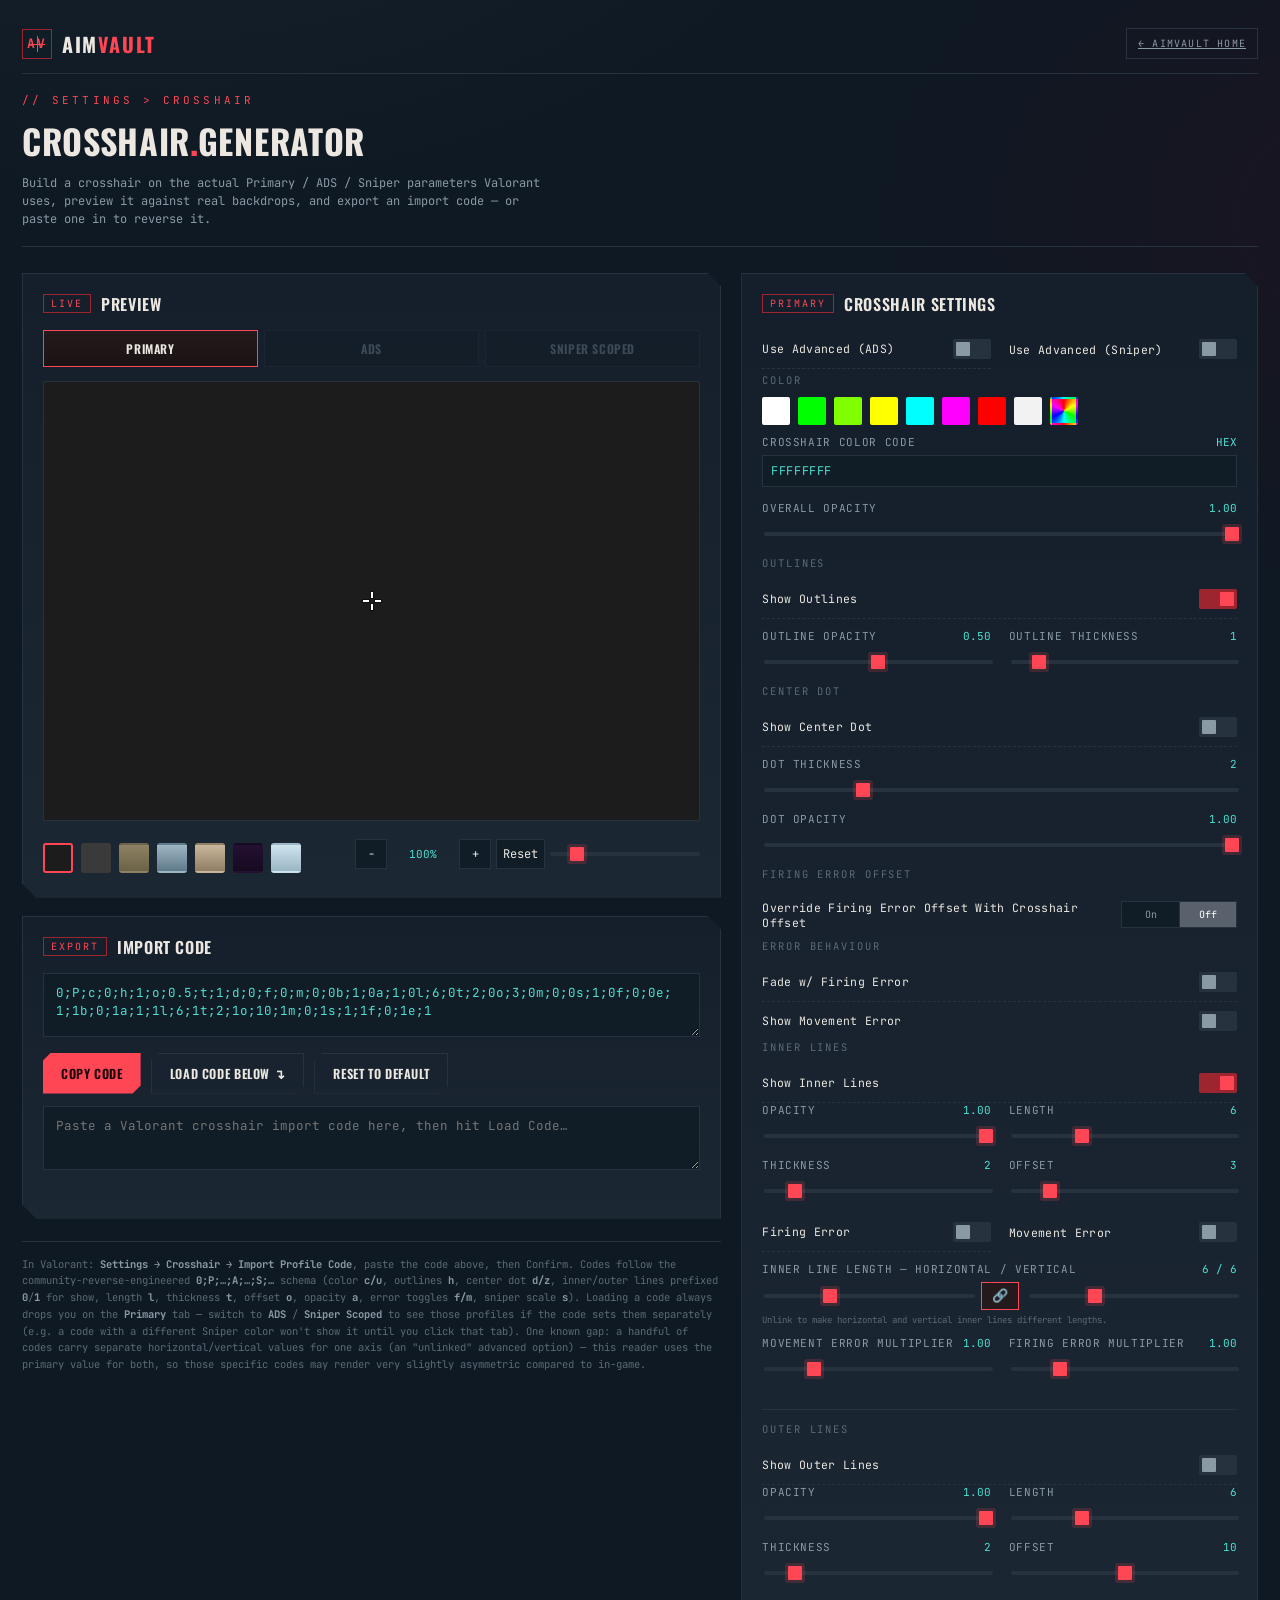
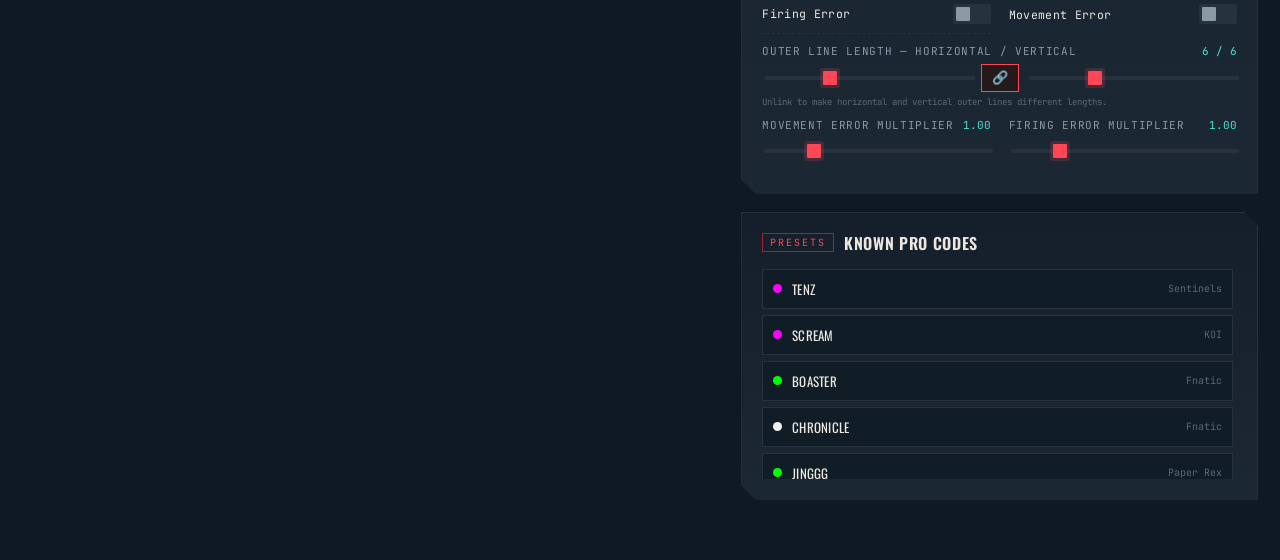
<file: generator.html>
<!DOCTYPE html>
<html lang="en">
<head>
<meta charset="UTF-8">
<meta name="viewport" content="width=device-width, initial-scale=1.0">
<title>AimVault — Valorant Crosshair Generator</title>
<meta name="description" content="AimVault Valorant crosshair generator — build, import, preview and export crosshair codes.">
<meta name="robots" content="index,follow">
<meta property="og:title" content="AimVault — Valorant Crosshair Generator">
<meta property="og:description" content="Build, import and preview Valorant crosshair codes with AimVault.">
<link rel="preconnect" href="https://fonts.googleapis.com">
<link href="https://fonts.googleapis.com/css2?family=Oswald:wght@400;500;600;700&family=Rajdhani:wght@400;500;600;700&family=JetBrains+Mono:wght@400;500;700&display=swap" rel="stylesheet">
<style>
  :root{
    --ink:#0f1923;
    --ink-2:#101c26;
    --panel:#151f2b;
    --panel-2:#1b2733;
    --line:#26333f;
    --steel:#8a9aa5;
    --steel-dim:#5a6a75;
    --paper:#ece8e1;
    --red:#ff4655;
    --red-dim:#9c2530;
    --teal:#4ce0d2;
    --shadow: 0 20px 50px rgba(0,0,0,.45);
  }
  *{box-sizing:border-box;}
  html,body{margin:0;padding:0;}
  body{
    background:
      radial-gradient(1200px 700px at 12% -10%, #16222e 0%, transparent 60%),
      radial-gradient(1000px 700px at 110% 10%, #1a1420 0%, transparent 55%),
      var(--ink);
    color:var(--paper);
    font-family:'Rajdhani',sans-serif;
    min-height:100vh;
  }
  .wrap{max-width:1320px;margin:0 auto;padding:28px 22px 60px;}

  /* ---- AimVault branding ---- */
  .brandbar{display:flex;align-items:center;justify-content:space-between;gap:16px;margin-bottom:18px;padding-bottom:14px;border-bottom:1px solid var(--line);}
  .brand{display:inline-flex;align-items:center;gap:10px;text-decoration:none;color:var(--paper);font-family:'Oswald',sans-serif;font-size:20px;font-weight:700;letter-spacing:.08em;text-transform:uppercase;}
  .brand-mark{width:30px;height:30px;display:grid;place-items:center;border:1px solid var(--red-dim);background:var(--ink-2);color:var(--red);font-family:'JetBrains Mono',monospace;font-size:13px;font-weight:700;position:relative;}
  .brand-mark:before,.brand-mark:after{content:"";position:absolute;background:var(--red);}
  .brand-mark:before{width:16px;height:1px;left:6px;top:14px;}
  .brand-mark:after{width:1px;height:16px;left:14px;top:6px;}
  .brand-name span{color:var(--red);}
  .back-home{font-family:'JetBrains Mono',monospace;font-size:10px;letter-spacing:.12em;text-transform:uppercase;color:var(--steel);border:1px solid var(--line);padding:8px 11px;}
  .back-home:hover{color:var(--paper);border-color:var(--red);}

  /* ---- Header ---- */
  .hdr{display:flex;align-items:flex-end;justify-content:space-between;gap:20px;margin-bottom:26px;flex-wrap:wrap;
    border-bottom:1px solid var(--line);padding-bottom:18px;}
  .hdr .eyebrow{font-family:'JetBrains Mono',monospace;font-size:11px;letter-spacing:.28em;color:var(--red);text-transform:uppercase;margin:0 0 6px;}
  .hdr h1{font-family:'Oswald',sans-serif;font-weight:700;font-size:34px;letter-spacing:.02em;text-transform:uppercase;margin:0;
    color:var(--paper);}
  .hdr h1 span{color:var(--red);}
  .hdr p{font-family:'JetBrains Mono',monospace;color:var(--steel);font-size:12px;margin:8px 0 0;max-width:520px;line-height:1.5;}

  /* ---- Layout ---- */
  .grid{display:grid;grid-template-columns:1.15fr 0.85fr;gap:20px;align-items:start;}
  @media(max-width:980px){.grid{grid-template-columns:1fr;}}

  .panel{
    background:linear-gradient(180deg,var(--panel),var(--panel-2));
    border:1px solid var(--line);
    position:relative;
    clip-path:polygon(0 0,calc(100% - 14px) 0,100% 14px,100% 100%,14px 100%,0 calc(100% - 14px));
  }
  .panel-inner{padding:18px 20px 20px;}
  .panel-title{display:flex;align-items:center;gap:10px;margin:0 0 14px;}
  .panel-title .tag{font-family:'JetBrains Mono',monospace;font-size:10px;color:var(--red);letter-spacing:.2em;
    border:1px solid var(--red-dim);padding:2px 7px;text-transform:uppercase;}
  .panel-title h2{font-family:'Oswald',sans-serif;font-weight:600;font-size:16px;letter-spacing:.04em;text-transform:uppercase;margin:0;color:var(--paper);}

  /* ---- Preview ---- */
  .preview-stage{
    position:relative;border-radius:2px;overflow:hidden;height:440px;
    display:flex;align-items:center;justify-content:center;
    background:#232323;
    border:1px solid var(--line);
  }
  .preview-stage canvas{display:block;image-rendering:pixelated;transform-origin:center center;}
  .preview-tools{display:flex;align-items:center;justify-content:space-between;gap:12px;flex-wrap:wrap;margin-top:10px;}
  .zoom-tools{display:flex;align-items:center;gap:5px;}
  .zoom-tools button{min-width:32px;height:30px;background:var(--ink-2);border:1px solid var(--line);color:var(--paper);font-family:'JetBrains Mono',monospace;font-size:12px;cursor:pointer;}
  .zoom-tools button:hover{border-color:var(--red);}
  .zoom-tools .zoom-value{min-width:62px;text-align:center;font-family:'JetBrains Mono',monospace;font-size:11px;color:var(--teal);}
  .zoom-range{width:150px!important;margin:0;}
  .bg-swatches{display:flex;gap:8px;margin:12px 0 4px;flex-wrap:wrap;}
  .bg-swatches button{
    width:30px;height:30px;border-radius:3px;border:2px solid transparent;cursor:pointer;padding:0;
  }
  .bg-swatches button.active{border-color:var(--red);}
  .preview-row{display:flex;align-items:center;justify-content:space-between;gap:14px;flex-wrap:wrap;margin-top:10px;}

  .weapon-tabs{display:flex;gap:6px;margin-bottom:14px;}
  .weapon-tabs button{
    flex:1;font-family:'Oswald',sans-serif;font-weight:600;letter-spacing:.05em;text-transform:uppercase;font-size:12px;
    background:var(--ink-2);border:1px solid var(--line);color:var(--steel);padding:9px 8px;cursor:pointer;
    transition:.15s;
  }
  .weapon-tabs button.active{color:var(--paper);border-color:var(--red);background:linear-gradient(180deg,#241a1c,#1a1214);}
  .weapon-tabs button:disabled{opacity:.35;cursor:not-allowed;}

  /* ---- Controls ---- */
  .field{margin-bottom:14px;}
  .field-label{display:flex;align-items:center;justify-content:space-between;margin-bottom:6px;}
  .field-label label{font-family:'JetBrains Mono',monospace;font-size:11px;letter-spacing:.06em;text-transform:uppercase;color:var(--steel);}
  .field-label .val{font-family:'JetBrains Mono',monospace;font-size:11px;color:var(--teal);min-width:34px;text-align:right;}

  input[type=range]{
    -webkit-appearance:none;width:100%;height:4px;background:var(--line);border-radius:2px;outline:none;
  }
  input[type=range]::-webkit-slider-thumb{
    -webkit-appearance:none;width:14px;height:14px;background:var(--red);border-radius:1px;cursor:pointer;
    box-shadow:0 0 0 3px rgba(255,70,85,.18);
  }
  input[type=range]::-moz-range-thumb{width:14px;height:14px;background:var(--red);border:none;border-radius:1px;cursor:pointer;}

  .toggle-row{display:flex;align-items:center;justify-content:space-between;padding:9px 0;border-bottom:1px dashed var(--line);}
  .toggle-row:last-child{border-bottom:none;}
  .toggle-row label{font-family:'JetBrains Mono',monospace;font-size:11.5px;letter-spacing:.03em;color:var(--paper);}
  .switch{position:relative;width:38px;height:20px;flex:none;}
  .switch input{opacity:0;width:0;height:0;}
  .switch .track{position:absolute;inset:0;background:var(--line);cursor:pointer;transition:.15s;border-radius:2px;}
  .switch .track:before{content:"";position:absolute;width:14px;height:14px;left:3px;top:3px;background:var(--steel);transition:.15s;border-radius:1px;}
  .switch input:checked + .track{background:var(--red-dim);}
  .switch input:checked + .track:before{transform:translateX(18px);background:var(--red);}

  .subhead{font-family:'JetBrains Mono',monospace;font-size:10.5px;letter-spacing:.18em;text-transform:uppercase;color:var(--steel-dim);
    margin:18px 0 10px;padding-top:12px;border-top:1px solid var(--line);}
  .subhead:first-child{margin-top:0;padding-top:0;border-top:none;}

  .two-col{display:grid;grid-template-columns:1fr 1fr;gap:0 18px;}

  .color-row{display:flex;gap:8px;flex-wrap:wrap;margin-bottom:6px;}
  .swatch{
    width:28px;height:28px;border-radius:2px;cursor:pointer;border:2px solid transparent;position:relative;
  }
  .swatch.active{border-color:#fff;}
  .swatch.custom{background:conic-gradient(red,yellow,lime,cyan,blue,magenta,red);}
  .hex-row{display:flex;gap:8px;align-items:center;margin-top:8px;}
  .hex-row input[type=color]{width:34px;height:30px;border:1px solid var(--line);background:none;padding:0;cursor:pointer;}
  .hex-row input[type=text]{
    flex:1;background:var(--ink-2);border:1px solid var(--line);color:var(--paper);font-family:'JetBrains Mono',monospace;
    font-size:12px;padding:7px 8px;letter-spacing:.05em;text-transform:uppercase;
  }

  /* ---- Code box ---- */
  textarea.codebox{
    width:100%;min-height:64px;resize:vertical;background:var(--ink-2);border:1px solid var(--line);color:var(--teal);
    font-family:'JetBrains Mono',monospace;font-size:12.5px;padding:10px 12px;line-height:1.5;word-break:break-all;
  }
  .btn-row{display:flex;gap:10px;margin-top:10px;flex-wrap:wrap;}
  .btn{
    font-family:'Oswald',sans-serif;font-weight:600;letter-spacing:.05em;text-transform:uppercase;font-size:12.5px;
    background:var(--red);color:#1a0508;border:none;padding:10px 18px;cursor:pointer;
    clip-path:polygon(8px 0,100% 0,100% calc(100% - 8px),calc(100% - 8px) 100%,0 100%,0 8px);
    transition:.15s;
  }
  .btn:hover{filter:brightness(1.12);}
  .btn.ghost{background:transparent;color:var(--paper);border:1px solid var(--line);}
  .btn.ghost:hover{border-color:var(--steel);}
  .btn.sm{padding:7px 12px;font-size:11px;}
  .msg{font-family:'JetBrains Mono',monospace;font-size:11px;color:var(--teal);margin-top:8px;min-height:14px;}

  /* ---- Presets ---- */
  .preset-list{display:flex;flex-direction:column;gap:6px;max-height:210px;overflow-y:auto;padding-right:4px;}
  .preset-list::-webkit-scrollbar{width:6px;}
  .preset-list::-webkit-scrollbar-thumb{background:var(--line);}
  .preset-item{
    display:flex;align-items:center;gap:10px;background:var(--ink-2);border:1px solid var(--line);padding:9px 10px;
    cursor:pointer;transition:.12s;
  }
  .preset-item:hover{border-color:var(--red-dim);background:#1c1013;}
  .preset-item .dot{width:9px;height:9px;border-radius:50%;flex:none;}
  .preset-item .nm{font-family:'Oswald',sans-serif;font-size:13px;text-transform:uppercase;letter-spacing:.02em;color:var(--paper);flex:1;}
  .preset-item .role{font-family:'JetBrains Mono',monospace;font-size:10px;color:var(--steel-dim);}

  .foot-note{font-family:'JetBrains Mono',monospace;font-size:10.5px;color:var(--steel-dim);line-height:1.6;margin-top:22px;
    border-top:1px solid var(--line);padding-top:14px;}
  .foot-note b{color:var(--steel);}

  ::selection{background:var(--red);color:#1a0508;}

  /* ---- Added VALORANT-style advanced controls ---- */
  .added-control{margin-top:10px;}
  .added-inline{display:flex;align-items:center;gap:8px;}
  .added-code{
    flex:1;background:var(--ink-2);border:1px solid var(--line);color:var(--teal);
    font-family:'JetBrains Mono',monospace;font-size:12px;padding:7px 8px;
    letter-spacing:.05em;text-transform:uppercase;
  }
  .added-dual{
    display:grid;grid-template-columns:1fr 38px 1fr;gap:8px;align-items:center;
  }
  .added-link{
    height:28px;background:var(--ink-2);border:1px solid var(--line);color:var(--steel);
    cursor:pointer;font-size:13px;
  }
  .added-link.active{border-color:var(--red);color:var(--paper);background:#241a1c;}
  .added-small-note{
    font-family:'JetBrains Mono',monospace;font-size:9px;color:var(--steel-dim);
    margin-top:4px;
  }
  .added-segment{display:flex;gap:0;}
  .added-segment button{
    min-width:58px;padding:6px 10px;border:1px solid var(--line);border-right:0;
    background:var(--ink-2);color:var(--steel);cursor:pointer;font-family:'JetBrains Mono',monospace;font-size:10px;
  }
  .added-segment button:last-child{border-right:1px solid var(--line);}
  .added-segment button.active{background:#59616c;color:#fff;}

</style>
</head>
<body>
<div class="wrap">

  <div class="brandbar">
    <a class="brand" href="index.html" aria-label="AimVault home">
      <span class="brand-mark" aria-hidden="true">AV</span>
      <span class="brand-name">Aim<span>Vault</span></span>
    </a>
    <a class="back-home" href="index.html">← AimVault Home</a>
  </div>

  <div class="hdr">
    <div>
      <p class="eyebrow">// settings &gt; crosshair</p>
      <h1>Crosshair<span>.</span>Generator</h1>
      <p>Build a crosshair on the actual Primary / ADS / Sniper parameters Valorant uses, preview it against real backdrops, and export an import code — or paste one in to reverse it.</p>
    </div>
  </div>

  <div class="grid">
    <!-- LEFT: PREVIEW -->
    <div>
      <div class="panel">
        <div class="panel-inner">
          <div class="panel-title"><span class="tag">Live</span><h2>Preview</h2></div>

          <div class="weapon-tabs">
            <button id="tab-P" class="active" data-tab="P">Primary</button>
            <button id="tab-A" data-tab="A">ADS</button>
            <button id="tab-S" data-tab="S">Sniper Scoped</button>
          </div>

          <div class="preview-stage" id="stage">
            <canvas id="cv" width="440" height="440"></canvas>
          </div>

          <div class="preview-tools">
            <div class="bg-swatches" id="bgSwatches"></div>
            <div class="zoom-tools" aria-label="Preview zoom">
              <button type="button" id="zoomOut" title="Zoom out">−</button>
              <span class="zoom-value" id="zoomValue">100%</span>
              <button type="button" id="zoomIn" title="Zoom in">+</button>
              <button type="button" id="zoomReset" title="Reset preview zoom">Reset</button>
              <input class="zoom-range" type="range" id="zoomRange" min="50" max="400" step="10" value="100" aria-label="Preview zoom">
            </div>
          </div>
        </div>
      </div>

      <div class="panel" style="margin-top:18px;">
        <div class="panel-inner">
          <div class="panel-title"><span class="tag">Export</span><h2>Import Code</h2></div>
          <textarea class="codebox" id="codeOut" readonly></textarea>
          <div class="btn-row">
            <button class="btn" id="copyBtn">Copy Code</button>
            <button class="btn ghost" id="loadBtn">Load Code Below ↴</button>
            <button class="btn ghost" id="resetBtn">Reset to Default</button>
          </div>
          <textarea class="codebox" id="codeIn" style="margin-top:12px;" placeholder="Paste a Valorant crosshair import code here, then hit Load Code…"></textarea>
          <div class="msg" id="msg"></div>
        </div>
      </div>

      <div class="foot-note">
        In Valorant: <b>Settings → Crosshair → Import Profile Code</b>, paste the code above, then Confirm.
        Codes follow the community-reverse-engineered <b>0;P;…;A;…;S;…</b> schema (color <b>c/u</b>, outlines <b>h</b>, center dot <b>d/z</b>,
        inner/outer lines prefixed <b>0</b>/<b>1</b> for show, length <b>l</b>, thickness <b>t</b>, offset <b>o</b>, opacity <b>a</b>,
        error toggles <b>f/m</b>, sniper scale <b>s</b>). Loading a code always drops you on the <b>Primary</b> tab — switch to
        <b>ADS</b> / <b>Sniper Scoped</b> to see those profiles if the code sets them separately (e.g. a code with a different
        Sniper color won't show it until you click that tab). One known gap: a handful of codes carry separate horizontal/vertical
        values for one axis (an "unlinked" advanced option) — this reader uses the primary value for both, so those specific codes
        may render very slightly asymmetric compared to in-game.
      </div>
    </div>

    <!-- RIGHT: CONTROLS -->
    <div>
      <div class="panel">
        <div class="panel-inner" id="controls">
          <div class="panel-title"><span class="tag" id="sectionTag">Primary</span><h2 id="sectionTitle">Crosshair Settings</h2></div>

          <div id="advToggles" class="two-col" style="margin-bottom:4px;">
            <div class="toggle-row"><label>Use Advanced (ADS)</label>
              <label class="switch"><input type="checkbox" id="useADS"><span class="track"></span></label>
            </div>
            <div class="toggle-row"><label>Use Advanced (Sniper)</label>
              <label class="switch"><input type="checkbox" id="useSniper"><span class="track"></span></label>
            </div>
          </div>

          <div id="colorBlock">
            <div class="subhead">Color</div>
            <div class="color-row" id="colorSwatches"></div>
            <div class="hex-row" id="hexRow" style="display:none;">
              <input type="color" id="customColor" value="#ffffff">
              <input type="text" id="customHex" value="FFFFFFFF" maxlength="8">
            </div>
            <div class="field added-control">
              <div class="field-label"><label>Crosshair Color Code</label><span class="val">HEX</span></div>
              <div class="added-inline">
                <input class="added-code" type="text" id="addedColorCode" value="FFFFFFFF" maxlength="8">
              </div>
            </div>
            <div class="field" style="margin-top:12px;">
              <div class="field-label"><label>Overall Opacity</label><span class="val" id="v_opacity">1.00</span></div>
              <input type="range" id="opacity" min="0" max="1" step="0.01" value="1">
            </div>
          </div>

          <div id="outlineBlock">
            <div class="subhead">Outlines</div>
            <div class="toggle-row"><label>Show Outlines</label>
              <label class="switch"><input type="checkbox" id="outlines" checked><span class="track"></span></label>
            </div>
            <div class="two-col added-control">
              <div class="field">
                <div class="field-label"><label>Outline Opacity</label><span class="val" id="v_outlineOpacity">0.50</span></div>
                <input type="range" id="outlineOpacity" min="0" max="1" step="0.01" value="0.5">
              </div>
              <div class="field">
                <div class="field-label"><label>Outline Thickness</label><span class="val" id="v_outlineThick">1</span></div>
                <input type="range" id="outlineThick" min="0" max="10" step="0.1" value="1">
              </div>
            </div>
          </div>

          <div id="dotBlock">
            <div class="subhead">Center Dot</div>
            <div class="toggle-row"><label>Show Center Dot</label>
              <label class="switch"><input type="checkbox" id="dotShow"><span class="track"></span></label>
            </div>
            <div class="field" style="margin-top:10px;">
              <div class="field-label"><label>Dot Thickness</label><span class="val" id="v_dotThick">2</span></div>
              <input type="range" id="dotThick" min="1" max="6" step="1" value="2">
            </div>
            <div class="field" id="dotOpacityField">
              <div class="field-label"><label>Dot Opacity</label><span class="val" id="v_dotOpacity">1.00</span></div>
              <input type="range" id="dotOpacity" min="0" max="1" step="0.01" value="1">
            </div>
          </div>

          <div id="overrideBlock">
            <div class="subhead">Firing Error Offset</div>
            <div class="toggle-row"><label>Override Firing Error Offset With Crosshair Offset</label>
              <div class="added-segment">
                <button type="button" id="overrideOn">On</button>
                <button type="button" id="overrideOff" class="active">Off</button>
              </div>
            </div>
          </div>

          <div id="errorBlock">
            <div class="subhead">Error Behaviour</div>
            <div class="toggle-row"><label>Fade w/ Firing Error</label>
              <label class="switch"><input type="checkbox" id="fireErr"><span class="track"></span></label>
            </div>
            <div class="toggle-row"><label>Show Movement Error</label>
              <label class="switch"><input type="checkbox" id="moveErr"><span class="track"></span></label>
            </div>
          </div>

          <div id="linesBlock">
            <div class="subhead">Inner Lines</div>
            <div class="toggle-row"><label>Show Inner Lines</label>
              <label class="switch"><input type="checkbox" id="in_show" checked><span class="track"></span></label>
            </div>
            <div class="two-col">
              <div class="field"><div class="field-label"><label>Opacity</label><span class="val" id="v_in_opacity">1.00</span></div>
                <input type="range" id="in_opacity" min="0" max="1" step="0.01" value="1"></div>
              <div class="field"><div class="field-label"><label>Length</label><span class="val" id="v_in_length">6</span></div>
                <input type="range" id="in_length" min="0" max="20" step="1" value="6"></div>
              <div class="field"><div class="field-label"><label>Thickness</label><span class="val" id="v_in_thick">2</span></div>
                <input type="range" id="in_thick" min="1" max="10" step="1" value="2"></div>
              <div class="field"><div class="field-label"><label>Offset</label><span class="val" id="v_in_offset">3</span></div>
                <input type="range" id="in_offset" min="0" max="20" step="1" value="3"></div>
            </div>
            <div class="two-col">
              <div class="toggle-row"><label>Firing Error</label>
                <label class="switch"><input type="checkbox" id="in_fire"><span class="track"></span></label></div>
              <div class="toggle-row"><label>Movement Error</label>
                <label class="switch"><input type="checkbox" id="in_move"><span class="track"></span></label></div>
            </div>
            <div class="added-control">
              <div class="field-label"><label>Inner Line Length — Horizontal / Vertical</label><span class="val" id="v_in_hv">6 / 6</span></div>
              <div class="added-dual">
                <input type="range" id="in_length_h" min="0" max="20" step="1" value="6">
                <button type="button" class="added-link active" id="in_length_link" title="Link horizontal and vertical">🔗</button>
                <input type="range" id="in_length_v" min="0" max="20" step="1" value="6">
              </div>
              <div class="added-small-note">Unlink to make horizontal and vertical inner lines different lengths.</div>
            </div>
            <div class="two-col added-control">
              <div class="field">
                <div class="field-label"><label>Movement Error Multiplier</label><span class="val" id="v_in_moveMult">1.00</span></div>
                <input type="range" id="in_moveMult" min="0" max="5" step="0.01" value="1">
              </div>
              <div class="field">
                <div class="field-label"><label>Firing Error Multiplier</label><span class="val" id="v_in_fireMult">1.00</span></div>
                <input type="range" id="in_fireMult" min="0" max="5" step="0.01" value="1">
              </div>
            </div>

            <div class="subhead">Outer Lines</div>
            <div class="toggle-row"><label>Show Outer Lines</label>
              <label class="switch"><input type="checkbox" id="out_show"><span class="track"></span></label>
            </div>
            <div class="two-col">
              <div class="field"><div class="field-label"><label>Opacity</label><span class="val" id="v_out_opacity">1.00</span></div>
                <input type="range" id="out_opacity" min="0" max="1" step="0.01" value="1"></div>
              <div class="field"><div class="field-label"><label>Length</label><span class="val" id="v_out_length">6</span></div>
                <input type="range" id="out_length" min="0" max="20" step="1" value="6"></div>
              <div class="field"><div class="field-label"><label>Thickness</label><span class="val" id="v_out_thick">2</span></div>
                <input type="range" id="out_thick" min="1" max="10" step="1" value="2"></div>
              <div class="field"><div class="field-label"><label>Offset</label><span class="val" id="v_out_offset">10</span></div>
                <input type="range" id="out_offset" min="0" max="20" step="1" value="10"></div>
            </div>
            <div class="two-col">
              <div class="toggle-row"><label>Firing Error</label>
                <label class="switch"><input type="checkbox" id="out_fire"><span class="track"></span></label></div>
              <div class="toggle-row"><label>Movement Error</label>
                <label class="switch"><input type="checkbox" id="out_move"><span class="track"></span></label></div>
            </div>
            <div class="added-control">
              <div class="field-label"><label>Outer Line Length — Horizontal / Vertical</label><span class="val" id="v_out_hv">6 / 6</span></div>
              <div class="added-dual">
                <input type="range" id="out_length_h" min="0" max="20" step="1" value="6">
                <button type="button" class="added-link active" id="out_length_link" title="Link horizontal and vertical">🔗</button>
                <input type="range" id="out_length_v" min="0" max="20" step="1" value="6">
              </div>
              <div class="added-small-note">Unlink to make horizontal and vertical outer lines different lengths.</div>
            </div>
            <div class="two-col added-control">
              <div class="field">
                <div class="field-label"><label>Movement Error Multiplier</label><span class="val" id="v_out_moveMult">1.00</span></div>
                <input type="range" id="out_moveMult" min="0" max="5" step="0.01" value="1">
              </div>
              <div class="field">
                <div class="field-label"><label>Firing Error Multiplier</label><span class="val" id="v_out_fireMult">1.00</span></div>
                <input type="range" id="out_fireMult" min="0" max="5" step="0.01" value="1">
              </div>
            </div>
          </div>

          <div id="sniperScaleBlock" style="display:none;">
            <div class="subhead">Sniper Scale</div>
            <div class="field">
              <div class="field-label"><label>Crosshair Scale</label><span class="val" id="v_snipeScale">1.00</span></div>
              <input type="range" id="snipeScale" min="0.5" max="2.5" step="0.01" value="1">
            </div>
          </div>

        </div>
      </div>

      <div class="panel" style="margin-top:18px;">
        <div class="panel-inner">
          <div class="panel-title"><span class="tag">Presets</span><h2>Known Pro Codes</h2></div>
          <div class="preset-list" id="presetList"></div>
        </div>
      </div>
    </div>
  </div>
</div>

<script>
/* =========================================================================
   DATA MODEL
   One object per profile section (P / A / S). A/S are optional overlays.
   ========================================================================= */
const COLORS = [
  {i:0, hex:'FFFFFFFF', name:'White'},
  {i:1, hex:'00FF00FF', name:'Green'},
  {i:2, hex:'7FFF00FF', name:'Yellow-Green'},
  {i:3, hex:'FFFF00FF', name:'Yellow'},
  {i:4, hex:'00FFFFFF', name:'Cyan'},
  {i:5, hex:'FF00FFFF', name:'Pink'},
  {i:6, hex:'FF0000FF', name:'Red'},
  {i:7, hex:'F2F2F2FF', name:'White II'},
];

function defaultProfile(){
  return {
    colorIndex: 0,
    customHex: 'FFFFFFFF',
    opacity: 1,
    outlines: true,
    outlineOpacity: 0.5,
    outlineThick: 1,
    dotShow: false,
    dotThick: 2,
    dotOpacity: 1,
    overrideFireOffset: false,
    fireErr: false,
    moveErr: false,
    inner: { show:true, opacity:1, length:6, lengthH:6, lengthV:6, linked:true, thick:2, offset:3, fire:false, move:false, moveMult:1, fireMult:1 },
    outer: { show:false, opacity:1, length:6, lengthH:6, lengthV:6, linked:true, thick:2, offset:10, fire:false, move:false, moveMult:1, fireMult:1 },
    scale: 1
  };
}

let state = {
  useADS: false,
  useSniper: false,
  P: defaultProfile(),
  A: defaultProfile(),
  S: defaultProfile(),
};
let activeTab = 'P';

/* =========================================================================
   CODE GENERATION + PARSING
   Valorant profile codes are semicolon-separated key/value pairs. The
   advanced inner/outer keys are kept explicitly, including 0v/0g/1v/1g.
   ========================================================================= */
function colorTokens(p){
  const t=[];
  if(p.colorIndex===8){ t.push('c','8','u',p.customHex.toUpperCase(),'b','1'); }
  else t.push('c',String(p.colorIndex));
  return t;
}
function num(n){
  if(!Number.isFinite(Number(n))) return '0';
  return String(Math.round(Number(n)*1000)/1000);
}
function profileTokens(p,isSniper){
  const t=[];
  t.push(...colorTokens(p));

  // Global crosshair settings.
  t.push('h',p.outlines?'1':'0');
  t.push('o',num(p.outlineOpacity));
  t.push('t',num(p.outlineThick));
  t.push('d',p.dotShow?'1':'0');
  if(p.dotShow){ t.push('a',num(p.dotOpacity),'z',num(p.dotThick)); }

  if(isSniper){
    t.push('s',num(p.scale));
    return t;
  }

  // Fade with firing error / override firing error offset.
  t.push('f',p.fireErr?'1':'0');
  t.push('m',p.overrideFireOffset?'1':'0');

  [['inner','0'],['outer','1']].forEach(([name,pre])=>{
    const g=p[name];
    t.push(pre+'b',g.show?'1':'0');
    t.push(pre+'a',num(g.opacity));
    t.push(pre+'l',num(g.lengthH));
    t.push(pre+'t',num(g.thick));
    t.push(pre+'o',num(g.offset));
    t.push(pre+'m',g.move?'1':'0');
    t.push(pre+'s',num(g.moveMult));
    t.push(pre+'f',g.fire?'1':'0');
    t.push(pre+'e',num(g.fireMult));
    if(!g.linked){
      t.push(pre+'g','1',pre+'v',num(g.lengthV));
    }
  });
  return t;
}
function generateCode(){
  let out=['0','P',...profileTokens(state.P,false)];
  if(state.useADS) out.push('A',...profileTokens(state.A,false));
  if(state.useSniper) out.push('S',...profileTokens(state.S,true));
  return out.join(';');
}

function isSectionToken(x){ return x==='P'||x==='A'||x==='S'; }
function parsePairs(tokens){
  const out={};
  for(let i=0;i<tokens.length;i+=2){
    const k=tokens[i];
    if(!k) continue;
    const v=(i+1<tokens.length && !isSectionToken(tokens[i+1])) ? tokens[i+1] : '1';
    out[k]=v;
    if(v!=='1' || i+1<tokens.length) { /* intentionally tolerant */ }
  }
  return out;
}
function parseCode(code){
  const clean=String(code||'').trim().replace(/\s+/g,'');
  if(!clean) return null;
  let toks=clean.split(';').filter(Boolean);
  if(toks[0]==='0') toks.shift();

  const sections={P:[],A:null,S:null};
  const global=[];
  let cur='P';
  for(let i=0;i<toks.length;){
    const tok=toks[i];
    if(isSectionToken(tok)){
      cur=tok;
      if(!sections[cur]) sections[cur]=[];
      i++;
      continue;
    }
    const value=(i+1<toks.length && !isSectionToken(toks[i+1])) ? toks[i+1] : '1';
    if(cur==='P' && sections.P.length===0 && tok==='s' && value==='1' && toks[i+2]==='P'){
      // Global show-spectated flag in codes such as 0;s;1;P;...
      global.push(tok,value);
      i+=2;
      continue;
    }
    sections[cur].push(tok,value);
    i+=2;
  }

  function toProfile(raw,isSniper){
    const kv=parsePairs(raw||[]);
    const p=defaultProfile();
    const f=(k,d)=>Object.prototype.hasOwnProperty.call(kv,k) && Number.isFinite(parseFloat(kv[k])) ? parseFloat(kv[k]) : d;
    const b=(k,d)=>Object.prototype.hasOwnProperty.call(kv,k) ? kv[k]==='1' : d;

    if('u' in kv){ p.colorIndex=8; p.customHex=(String(kv.u)+'FFFFFFFF').slice(0,8).toUpperCase(); }
    else if('c' in kv){
      const ci=parseInt(kv.c,10);
      p.colorIndex=Number.isFinite(ci)?ci:0;
      if(p.colorIndex===8) p.customHex='FFFFFFFF';
    }

    // Canonical global keys.
    p.outlines=b('h',p.outlines);
    p.outlineOpacity=f('o',p.outlineOpacity);
    p.outlineThick=f('t',p.outlineThick);
    p.dotShow=b('d',p.dotShow);
    p.dotOpacity=f('a',p.dotOpacity);
    p.dotThick=f('z',p.dotThick);
    p.fireErr=b('f',p.fireErr);
    p.overrideFireOffset=b('m',p.overrideFireOffset);
    p.scale=f('s',p.scale);

    // Backward compatibility with the older generator's private aliases.
    if('q' in kv) p.overrideFireOffset=b('q',p.overrideFireOffset);
    if('e' in kv && !('0e' in kv) && !('1e' in kv)) p.outlineThick=f('e',p.outlineThick);

    if(isSniper) return p;

    [['inner','0'],['outer','1']].forEach(([name,pre])=>{
      const g=p[name];
      g.show=b(pre+'b', name==='outer' ? true : g.show);
      g.opacity=f(pre+'a',g.opacity);
      g.lengthH=f(pre+'l',g.lengthH);
      g.lengthV=f(pre+'v',g.lengthH);
      g.thick=f(pre+'t',g.thick);
      g.offset=f(pre+'o',g.offset);
      g.move=b(pre+'m',g.move);
      g.fire=b(pre+'f',g.fire);
      g.moveMult=f(pre+'s',g.moveMult);
      g.fireMult=f(pre+'e',g.fireMult);
      // 0g/1g is the independent-length toggle. When it is absent, the
      // game uses the normal linked horizontal/vertical length behaviour.
      const independent=b(pre+'g',false);
      g.linked=!independent;
      if(g.linked) g.lengthV=g.lengthH;
      g.length=g.lengthH;
    });
    return p;
  }

  const P=toProfile(sections.P,false);
  const A=sections.A ? toProfile(sections.A,false) : null;
  const S=sections.S ? toProfile(sections.S,true) : null;
  if(!P) return null;
  return {useADS:!!A,useSniper:!!S,P,A:A||defaultProfile(),S:S||defaultProfile()};
}

/* =========================================================================
   CANVAS RENDERING
   Preview zoom is visual-only. It never changes the generated Valorant code.
   ========================================================================= */
const cv=document.getElementById('cv');
const ctx=cv.getContext('2d');
let previewZoom=1;

function hexToRgba(hex,alphaMul){
  hex=String(hex||'FFFFFF').replace('#','');
  if(hex.length===6) hex+='FF';
  const r=parseInt(hex.substr(0,2),16)||255;
  const g=parseInt(hex.substr(2,2),16)||255;
  const b=parseInt(hex.substr(4,2),16)||255;
  const a=((parseInt(hex.substr(6,2),16)||255)/255)*Math.max(0,Math.min(1,alphaMul));
  return `rgba(${r},${g},${b},${a.toFixed(3)})`;
}
function colorHexFor(p){
  if(p.colorIndex===8) return p.customHex;
  return (COLORS.find(c=>c.i===p.colorIndex)||COLORS[0]).hex;
}
function drawLine(cx,cy,dx,dy,offset,length,thick,colorHex,opacity,outlines,outlineOpacity,outlineThick){
  const z=previewZoom;
  const ox=cx+dx*offset*z, oy=cy+dy*offset*z;
  const len=Math.max(0,length)*z;
  const th=Math.max(1,thick*z);
  ctx.save();
  ctx.translate(ox,oy);
  ctx.rotate(Math.atan2(dy,dx));
  if(outlines){
    const oa=Math.max(0,Math.min(1,outlineOpacity));
    const ot=Math.max(0,outlineThick*z);
    ctx.fillStyle=`rgba(0,0,0,${oa})`;
    ctx.fillRect(-ot,-th/2-ot,len+ot*2,th+ot*2);
  }
  ctx.fillStyle=hexToRgba(colorHex,opacity);
  ctx.fillRect(0,-th/2,len,th);
  ctx.restore();
}
function drawDot(cx,cy,thick,colorHex,opacity,outlines,outlineOpacity,outlineThick){
  const size=Math.max(1,thick*previewZoom);
  if(outlines){
    const oa=Math.max(0,Math.min(1,outlineOpacity));
    const ot=Math.max(0,outlineThick*previewZoom);
    ctx.fillStyle=`rgba(0,0,0,${oa})`;
    ctx.fillRect(cx-size/2-ot,cy-size/2-ot,size+ot*2,size+ot*2);
  }
  ctx.fillStyle=hexToRgba(colorHex,opacity);
  ctx.fillRect(cx-size/2,cy-size/2,size,size);
}
function render(){
  const w=cv.width,h=cv.height;
  ctx.clearRect(0,0,w,h);
  ctx.imageSmoothingEnabled=false;
  const cx=w/2,cy=h/2;
  const p=state[activeTab];
  const sc=activeTab==='S'?p.scale:1;
  const colorHex=colorHexFor(p);

  if(activeTab==='S'){
    if(p.dotShow) drawDot(cx,cy,p.dotThick*sc,colorHex,p.dotOpacity,p.outlines,p.outlineOpacity,p.outlineThick);
    else drawDot(cx,cy,1.4*sc,colorHex,0.55,false,0,0);
    return;
  }

  const dirs=[[1,0],[-1,0],[0,1],[0,-1]];
  const drawGroup=g=>{
    if(!g.show) return;
    dirs.forEach(([dx,dy])=>{
      const len=dy===0?g.lengthH:g.lengthV;
      drawLine(cx,cy,dx,dy,g.offset,len,g.thick,colorHex,g.opacity*p.opacity,p.outlines,p.outlineOpacity,p.outlineThick);
    });
  };
  drawGroup(p.outer);
  drawGroup(p.inner);
  if(p.dotShow) drawDot(cx,cy,p.dotThick,colorHex,p.dotOpacity*p.opacity,p.outlines,p.outlineOpacity,p.outlineThick);
}
function setPreviewZoom(percent){
  const clamped=Math.max(50,Math.min(400,Number(percent)||100));
  previewZoom=clamped/100;
  const range=document.getElementById('zoomRange');
  const label=document.getElementById('zoomValue');
  if(range) range.value=clamped;
  if(label) label.textContent=clamped+'%';
  render();
}

/* =========================================================================
   BACKGROUNDS
   ========================================================================= */
const BACKGROUNDS = [
  {name:'Black', css:'#1c1c1c'},
  {name:'Charcoal', css:'#3a3a3a'},
  {name:'Dust', css:'linear-gradient(180deg,#8f8264,#6b6247)'},
  {name:'Haven Sky', css:'linear-gradient(180deg,#9fb6c4,#5f7a89)'},
  {name:'Ascent Stone', css:'linear-gradient(180deg,#c9b79c,#8f7e64)'},
  {name:'Split Neon', css:'linear-gradient(180deg,#241033,#160a20)'},
  {name:'Icebox', css:'linear-gradient(180deg,#cfe4ef,#9ab6c4)'},
];
function buildBgSwatches(){
  const wrap = document.getElementById('bgSwatches');
  wrap.innerHTML = '';
  BACKGROUNDS.forEach((b,idx)=>{
    const btn = document.createElement('button');
    btn.style.background = b.css;
    btn.title = b.name;
    if(idx===0) btn.classList.add('active');
    btn.addEventListener('click', ()=>{
      document.getElementById('stage').style.background = b.css;
      [...wrap.children].forEach(c=>c.classList.remove('active'));
      btn.classList.add('active');
    });
    wrap.appendChild(btn);
  });
  document.getElementById('stage').style.background = BACKGROUNDS[0].css;
}

/* =========================================================================
   PRESETS (verified pro / community codes)
   ========================================================================= */
const PRESETS = [
  {name:'TenZ', role:'Sentinels', color:'#ff00ff', code:'0;P;c;5;h;0;m;1;0l;4;0o;2;0a;1;1b;0;S;c;4;o;1'},
  {name:'ScreaM', role:'KOI', color:'#ff00ff', code:'0;s;1;P;c;5;o;1;d;1;z;3;f;0;0t;6;0l;0;0a;1;0f;0;1b;0;S;c;6;s;0.949;o;1'},
  {name:'Boaster', role:'Fnatic', color:'#00ff00', code:'0;s;1;P;c;1;o;1;d;1;0l;0;0o;2;0a;1;0f;0;1t;0;1l;0;1o;0;1a;0;S;c;1;o;1'},
  {name:'Chronicle', role:'Fnatic', color:'#f2f2f2', code:'0;P;c;7;o;1;f;0;0t;1;0l;2;0o;2;0a;1;0f;0;1b;0'},
  {name:'Jinggg', role:'Paper Rex', color:'#00ff00', code:'0;s;1;P;c;1;o;1;0t;1;0l;2;0o;2;0a;1;0f;0;1b;0;S;c;5'},
  {name:'Shroud', role:'Streamer', color:'#f2f2f2', code:'0;P;o;0.506;d;1;z;1;0t;1;0l;4;0o;2;0a;1;0f;0;1b;0'},
  {name:'nAts', role:'Team Liquid', color:'#00ff00', code:'0;P;c;1;o;1;0a;1;0l;2;0t;1;0o;2;0f;0;1b;0'},
  {name:'Default', role:'Riot Games', color:'#00ff00', code:'0;s;1;P;c;1;o;1;u;FFFFFFFF;h;0;d;1;0l;4;0o;3;0a;1;1b;0'},
];
function buildPresetList(){
  const wrap = document.getElementById('presetList');
  wrap.innerHTML = '';
  PRESETS.forEach(pr=>{
    const el = document.createElement('div');
    el.className = 'preset-item';
    el.innerHTML = `<span class="dot" style="background:${pr.color}"></span><span class="nm">${pr.name}</span><span class="role">${pr.role}</span>`;
    el.addEventListener('click', ()=>{
      document.getElementById('codeIn').value = pr.code;
      applyParsed(parseCode(pr.code));
      setMsg(`Loaded ${pr.name}'s crosshair.`);
    });
    wrap.appendChild(el);
  });
}

/* =========================================================================
   UI BINDING
   ========================================================================= */
function buildColorSwatches(){
  const wrap = document.getElementById('colorSwatches');
  wrap.innerHTML = '';
  COLORS.forEach(c=>{
    const s = document.createElement('div');
    s.className = 'swatch';
    s.style.background = '#'+c.hex.slice(0,6);
    s.title = c.name;
    s.dataset.idx = c.i;
    s.addEventListener('click', ()=>{
      state[activeTab].colorIndex = c.i;
      syncUIFromState(); pushCode();
    });
    wrap.appendChild(s);
  });
  const custom = document.createElement('div');
  custom.className = 'swatch custom';
  custom.title = 'Custom';
  custom.dataset.idx = 8;
  custom.addEventListener('click', ()=>{
    state[activeTab].colorIndex = 8;
    syncUIFromState(); pushCode();
  });
  wrap.appendChild(custom);
}

function setMsg(m){ document.getElementById('msg').textContent = m; }

function bindings(){
  const b = (id, evt, fn)=> document.getElementById(id).addEventListener(evt, fn);

  document.getElementById('useADS').addEventListener('change', e=>{ state.useADS = e.target.checked; updateTabsEnabled(); pushCode(); });
  document.getElementById('useSniper').addEventListener('change', e=>{ state.useSniper = e.target.checked; updateTabsEnabled(); pushCode(); });

  b('customHex','input', e=>{
    let v = e.target.value.toUpperCase().replace(/[^0-9A-F]/g,'').slice(0,8);
    while(v.length<8) v += 'F';
    state[activeTab].customHex = v;
    document.getElementById('customColor').value = '#'+v.slice(0,6);
    pushCode();
  });
  b('customColor','input', e=>{
    const hex = e.target.value.replace('#','').toUpperCase();
    const alpha = state[activeTab].customHex.slice(6,8) || 'FF';
    state[activeTab].customHex = hex+alpha;
    document.getElementById('customHex').value = hex+alpha;
    document.getElementById('addedColorCode').value = hex+alpha;
    pushCode();
  });

  const sliderMap = [
    ['opacity','opacity',2], ['dotThick','dotThick',0], ['dotOpacity','dotOpacity',2],
    ['in_opacity','inner.opacity',2], ['in_length','inner.length',0], ['in_thick','inner.thick',0], ['in_offset','inner.offset',0],
    ['out_opacity','outer.opacity',2], ['out_length','outer.length',0], ['out_thick','outer.thick',0], ['out_offset','outer.offset',0],
    ['snipeScale','scale',2],
  ];
  sliderMap.forEach(([id,path])=>{
    document.getElementById(id).addEventListener('input', e=>{
      setPath(state[activeTab], path, parseFloat(e.target.value));
      updateValLabels();
      pushCode();
    });
  });

  /* Added controls — existing controls above are untouched. */
  b('addedColorCode','input', e=>{
    let v=e.target.value.toUpperCase().replace(/[^0-9A-F]/g,'').slice(0,8);
    while(v.length<8)v+='F';
    state[activeTab].colorIndex=8;
    state[activeTab].customHex=v;
    document.getElementById('customHex').value=v;
    document.getElementById('customColor').value='#'+v.slice(0,6);
    pushCode();
  });

  b('outlineOpacity','input', e=>{
    state[activeTab].outlineOpacity=parseFloat(e.target.value);
    updateValLabels(); pushCode();
  });
  b('outlineThick','input', e=>{
    state[activeTab].outlineThick=parseFloat(e.target.value);
    updateValLabels(); pushCode();
  });

  function addedToggle(onId,offId,path){
    const on=document.getElementById(onId),off=document.getElementById(offId);
    const set=v=>{
      setPath(state[activeTab],path,v);
      on.classList.toggle('active',v); off.classList.toggle('active',!v);
      pushCode();
    };
    on.addEventListener('click',()=>set(true));
    off.addEventListener('click',()=>set(false));
  }
  addedToggle('overrideOn','overrideOff','overrideFireOffset');

  const addedSliders=[
    ['in_length_h','inner.lengthH'],['in_length_v','inner.lengthV'],
    ['in_moveMult','inner.moveMult'],['in_fireMult','inner.fireMult'],
    ['out_length_h','outer.lengthH'],['out_length_v','outer.lengthV'],
    ['out_moveMult','outer.moveMult'],['out_fireMult','outer.fireMult']
  ];
  addedSliders.forEach(([id,path])=>{
    b(id,'input',e=>{
      setPath(state[activeTab],path,parseFloat(e.target.value));
      const [section,key]=path.split('.');
      if(key==='lengthH' && state[activeTab][section].linked){
        state[activeTab][section].lengthV=parseFloat(e.target.value);
      }
      if(key==='lengthV' && state[activeTab][section].linked){
        state[activeTab][section].lengthH=parseFloat(e.target.value);
      }
      state[activeTab][section].length=state[activeTab][section].lengthH;
      updateValLabels(); pushCode();
    });
  });

  function bindLengthLink(section,id){
    b(id,'click',()=>{
      const g=state[activeTab][section];
      g.linked=!g.linked;
      if(g.linked)g.lengthV=g.lengthH;
      document.getElementById(id).classList.toggle('active',g.linked);
      syncUIFromState(); pushCode();
    });
  }
  bindLengthLink('inner','in_length_link');
  bindLengthLink('outer','out_length_link');

  const toggleMap = [
    ['outlines','outlines'], ['dotShow','dotShow'], ['fireErr','fireErr'], ['moveErr','moveErr'],
    ['in_show','inner.show'], ['in_fire','inner.fire'], ['in_move','inner.move'],
    ['out_show','outer.show'], ['out_fire','outer.fire'], ['out_move','outer.move'],
  ];
  toggleMap.forEach(([id,path])=>{
    document.getElementById(id).addEventListener('change', e=>{
      setPath(state[activeTab], path, e.target.checked);
      pushCode();
    });
  });

  b('zoomRange','input',e=>setPreviewZoom(e.target.value));
  b('zoomOut','click',()=>setPreviewZoom((previewZoom*100)-10));
  b('zoomIn','click',()=>setPreviewZoom((previewZoom*100)+10));
  b('zoomReset','click',()=>setPreviewZoom(100));

  ['tab-P','tab-A','tab-S'].forEach(id=>{
    document.getElementById(id).addEventListener('click', ()=>{
      const t = document.getElementById(id).dataset.tab;
      if(t==='A' && !state.useADS) return;
      if(t==='S' && !state.useSniper) return;
      activeTab = t;
      ['tab-P','tab-A','tab-S'].forEach(x=>document.getElementById(x).classList.remove('active'));
      document.getElementById(id).classList.add('active');
      syncUIFromState();
      render();
    });
  });

  document.getElementById('copyBtn').addEventListener('click', ()=>{
    const ta = document.getElementById('codeOut');
    const text = ta.value;
    const done = ()=> setMsg('Copied to clipboard.');
    const fail = ()=>{
      // Fallback for sandboxed contexts without clipboard permission:
      // select the text so the person can hit Ctrl/Cmd+C themselves.
      ta.removeAttribute('readonly');
      ta.focus(); ta.select();
      ta.setAttribute('readonly','');
      setMsg('Clipboard blocked here — text is selected, press Ctrl/Cmd+C to copy.');
    };
    if(navigator.clipboard && navigator.clipboard.writeText){
      navigator.clipboard.writeText(text).then(done).catch(fail);
    } else {
      try{
        ta.removeAttribute('readonly');
        ta.focus(); ta.select();
        const ok = document.execCommand('copy');
        ta.setAttribute('readonly','');
        ok ? done() : fail();
      }catch(err){ fail(); }
    }
  });

  document.getElementById('loadBtn').addEventListener('click', ()=>{
    const raw = document.getElementById('codeIn').value;
    if(!raw.trim()){ setMsg('Paste a code first.'); return; }
    try{
      const parsed = parseCode(raw);
      if(!parsed){ setMsg('Could not read that code — check it starts with "0;".'); return; }
      applyParsed(parsed);
      setMsg('Code imported — showing Primary tab.');
    }catch(err){
      setMsg('That code has a shape this reader doesn\'t recognize: ' + err.message);
    }
  });
  document.getElementById('resetBtn').addEventListener('click', ()=>{
    state = { useADS:false, useSniper:false, P:defaultProfile(), A:defaultProfile(), S:defaultProfile() };
    activeTab = 'P';
    document.getElementById('codeIn').value='';
    updateTabsEnabled();
    ['tab-P','tab-A','tab-S'].forEach(x=>document.getElementById(x).classList.remove('active'));
    document.getElementById('tab-P').classList.add('active');
    syncUIFromState();
    setMsg('Reset to default crosshair.');
  });
}

function setPath(obj, path, val){
  const parts = path.split('.');
  let o = obj;
  for(let i=0;i<parts.length-1;i++) o = o[parts[i]];
  o[parts[parts.length-1]] = val;
}
function getPath(obj, path){
  return path.split('.').reduce((o,k)=>o[k], obj);
}

function applyParsed(parsed){
  state.useADS = parsed.useADS;
  state.useSniper = parsed.useSniper;
  state.P = parsed.P; state.A = parsed.A; state.S = parsed.S;
  activeTab = 'P';
  updateTabsEnabled();
  ['tab-P','tab-A','tab-S'].forEach(x=>document.getElementById(x).classList.remove('active'));
  document.getElementById('tab-P').classList.add('active');
  document.getElementById('useADS').checked = state.useADS;
  document.getElementById('useSniper').checked = state.useSniper;
  syncUIFromState();
  pushCode();
}

function updateTabsEnabled(){
  document.getElementById('tab-A').disabled = !state.useADS;
  document.getElementById('tab-S').disabled = !state.useSniper;
  if(activeTab==='A' && !state.useADS) activeTab='P';
  if(activeTab==='S' && !state.useSniper) activeTab='P';
}

function syncUIFromState(){
  const p = state[activeTab];
  const isSniper = activeTab === 'S';

  document.getElementById('sectionTag').textContent = activeTab==='P'?'Primary':activeTab==='A'?'ADS':'Sniper';
  document.getElementById('sectionTitle').textContent = isSniper ? 'Scoped Reticle' : 'Crosshair Settings';
  document.getElementById('advToggles').style.display = activeTab==='P' ? 'grid' : 'none';

  document.getElementById('linesBlock').style.display = isSniper ? 'none' : 'block';
  document.getElementById('errorBlock').style.display = isSniper ? 'none' : 'block';
  document.getElementById('sniperScaleBlock').style.display = isSniper ? 'block' : 'none';
  document.getElementById('dotOpacityField').style.display = 'block';

  // color swatches
  [...document.getElementById('colorSwatches').children].forEach(el=>{
    el.classList.toggle('active', parseInt(el.dataset.idx,10) === p.colorIndex);
  });
  document.getElementById('hexRow').style.display = (p.colorIndex===8) ? 'flex' : 'none';
  document.getElementById('customHex').value = p.customHex;
  document.getElementById('customColor').value = '#'+p.customHex.slice(0,6);

  document.getElementById('opacity').value = p.opacity;
  document.getElementById('outlines').checked = p.outlines;
  document.getElementById('addedColorCode').value = p.customHex;
  document.getElementById('outlineOpacity').value = p.outlineOpacity;
  document.getElementById('outlineThick').value = p.outlineThick;
  document.getElementById('overrideOn').classList.toggle('active',p.overrideFireOffset);
  document.getElementById('overrideOff').classList.toggle('active',!p.overrideFireOffset);
  document.getElementById('dotShow').checked = p.dotShow;
  document.getElementById('dotThick').value = p.dotThick;
  document.getElementById('dotOpacity').value = p.dotOpacity;
  document.getElementById('fireErr').checked = p.fireErr;
  document.getElementById('moveErr').checked = p.moveErr;

  document.getElementById('in_show').checked = p.inner.show;
  document.getElementById('in_opacity').value = p.inner.opacity;
  document.getElementById('in_length').value = p.inner.length;
  document.getElementById('in_length_h').value = p.inner.lengthH;
  document.getElementById('in_length_v').value = p.inner.lengthV;
  document.getElementById('in_length_link').classList.toggle('active',p.inner.linked);
  document.getElementById('in_moveMult').value = p.inner.moveMult;
  document.getElementById('in_fireMult').value = p.inner.fireMult;
  document.getElementById('in_thick').value = p.inner.thick;
  document.getElementById('in_offset').value = p.inner.offset;
  document.getElementById('in_fire').checked = p.inner.fire;
  document.getElementById('in_move').checked = p.inner.move;

  document.getElementById('out_show').checked = p.outer.show;
  document.getElementById('out_opacity').value = p.outer.opacity;
  document.getElementById('out_length').value = p.outer.length;
  document.getElementById('out_length_h').value = p.outer.lengthH;
  document.getElementById('out_length_v').value = p.outer.lengthV;
  document.getElementById('out_length_link').classList.toggle('active',p.outer.linked);
  document.getElementById('out_moveMult').value = p.outer.moveMult;
  document.getElementById('out_fireMult').value = p.outer.fireMult;
  document.getElementById('out_thick').value = p.outer.thick;
  document.getElementById('out_offset').value = p.outer.offset;
  document.getElementById('out_fire').checked = p.outer.fire;
  document.getElementById('out_move').checked = p.outer.move;

  document.getElementById('snipeScale').value = p.scale;

  updateValLabels();
  render();
}

function updateValLabels(){
  const p = state[activeTab];
  document.getElementById('v_opacity').textContent = p.opacity.toFixed(2);
  document.getElementById('v_outlineOpacity').textContent = p.outlineOpacity.toFixed(2);
  document.getElementById('v_outlineThick').textContent = p.outlineThick;
  document.getElementById('v_in_hv').textContent = p.inner.lengthH+' / '+p.inner.lengthV;
  document.getElementById('v_out_hv').textContent = p.outer.lengthH+' / '+p.outer.lengthV;
  document.getElementById('v_in_moveMult').textContent = p.inner.moveMult.toFixed(2);
  document.getElementById('v_in_fireMult').textContent = p.inner.fireMult.toFixed(2);
  document.getElementById('v_out_moveMult').textContent = p.outer.moveMult.toFixed(2);
  document.getElementById('v_out_fireMult').textContent = p.outer.fireMult.toFixed(2);
  document.getElementById('v_dotThick').textContent = p.dotThick;
  document.getElementById('v_dotOpacity').textContent = p.dotOpacity.toFixed(2);
  document.getElementById('v_in_opacity').textContent = p.inner.opacity.toFixed(2);
  document.getElementById('v_in_length').textContent = p.inner.length;
  document.getElementById('v_in_thick').textContent = p.inner.thick;
  document.getElementById('v_in_offset').textContent = p.inner.offset;
  document.getElementById('v_out_opacity').textContent = p.outer.opacity.toFixed(2);
  document.getElementById('v_out_length').textContent = p.outer.length;
  document.getElementById('v_out_thick').textContent = p.outer.thick;
  document.getElementById('v_out_offset').textContent = p.outer.offset;
  document.getElementById('v_snipeScale').textContent = p.scale.toFixed(2);
}

function pushCode(){
  document.getElementById('codeOut').value = generateCode();
  render();
}

/* =========================================================================
   LOAD CODE FROM AIMVAULT SHARE URL
   Example: generator.html?code=0%3BP%3Bc%3B5...
   ========================================================================= */
function loadCodeFromURL(){
  const code = new URLSearchParams(window.location.search).get('code');
  if(!code) return;

  const parsed = parseCode(code);
  if(!parsed){
    setMsg('Invalid Valorant crosshair code in the URL.');
    return;
  }

  applyParsed(parsed);
  setMsg('Crosshair loaded from AimVault library.');
}

/* =========================================================================
   INIT
   ========================================================================= */
buildColorSwatches();
buildBgSwatches();
buildPresetList();
bindings();
loadCodeFromURL();
updateTabsEnabled();
syncUIFromState();
pushCode();
</script>
</body>
</html>
</file>
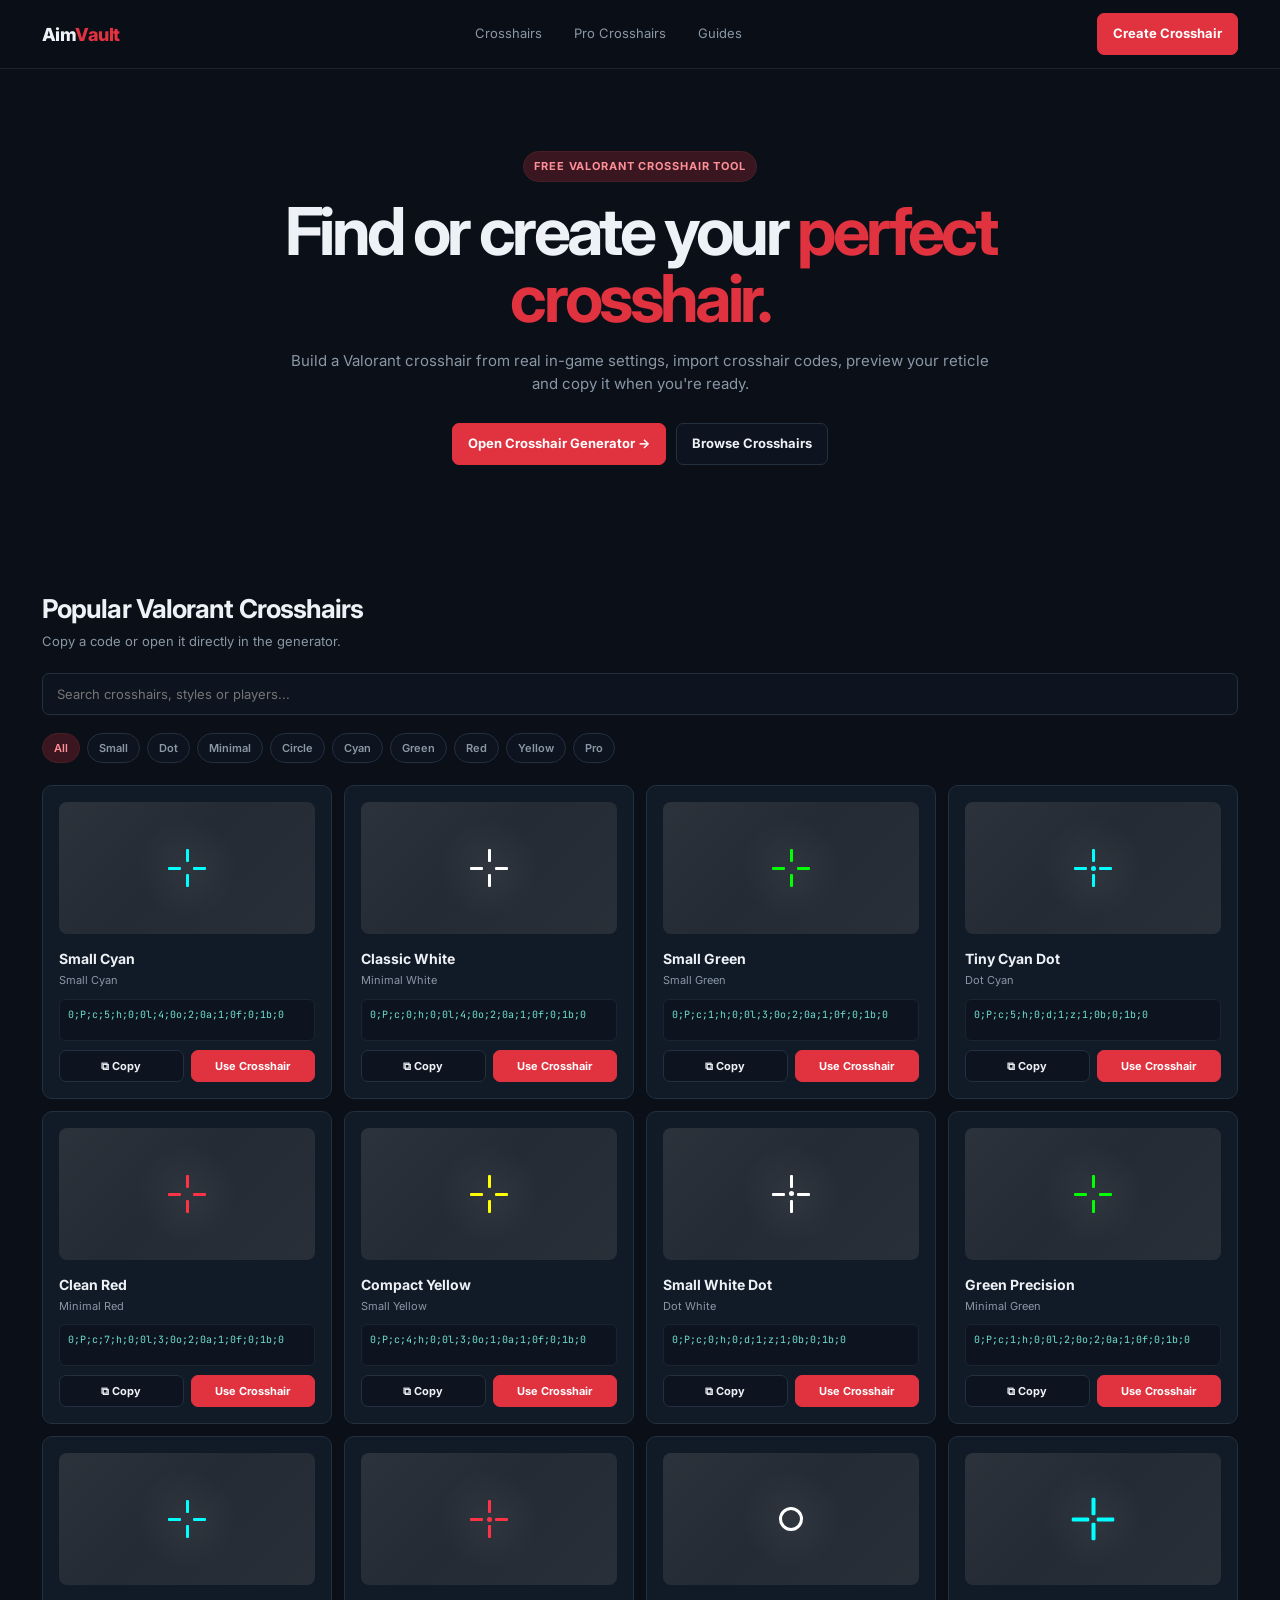
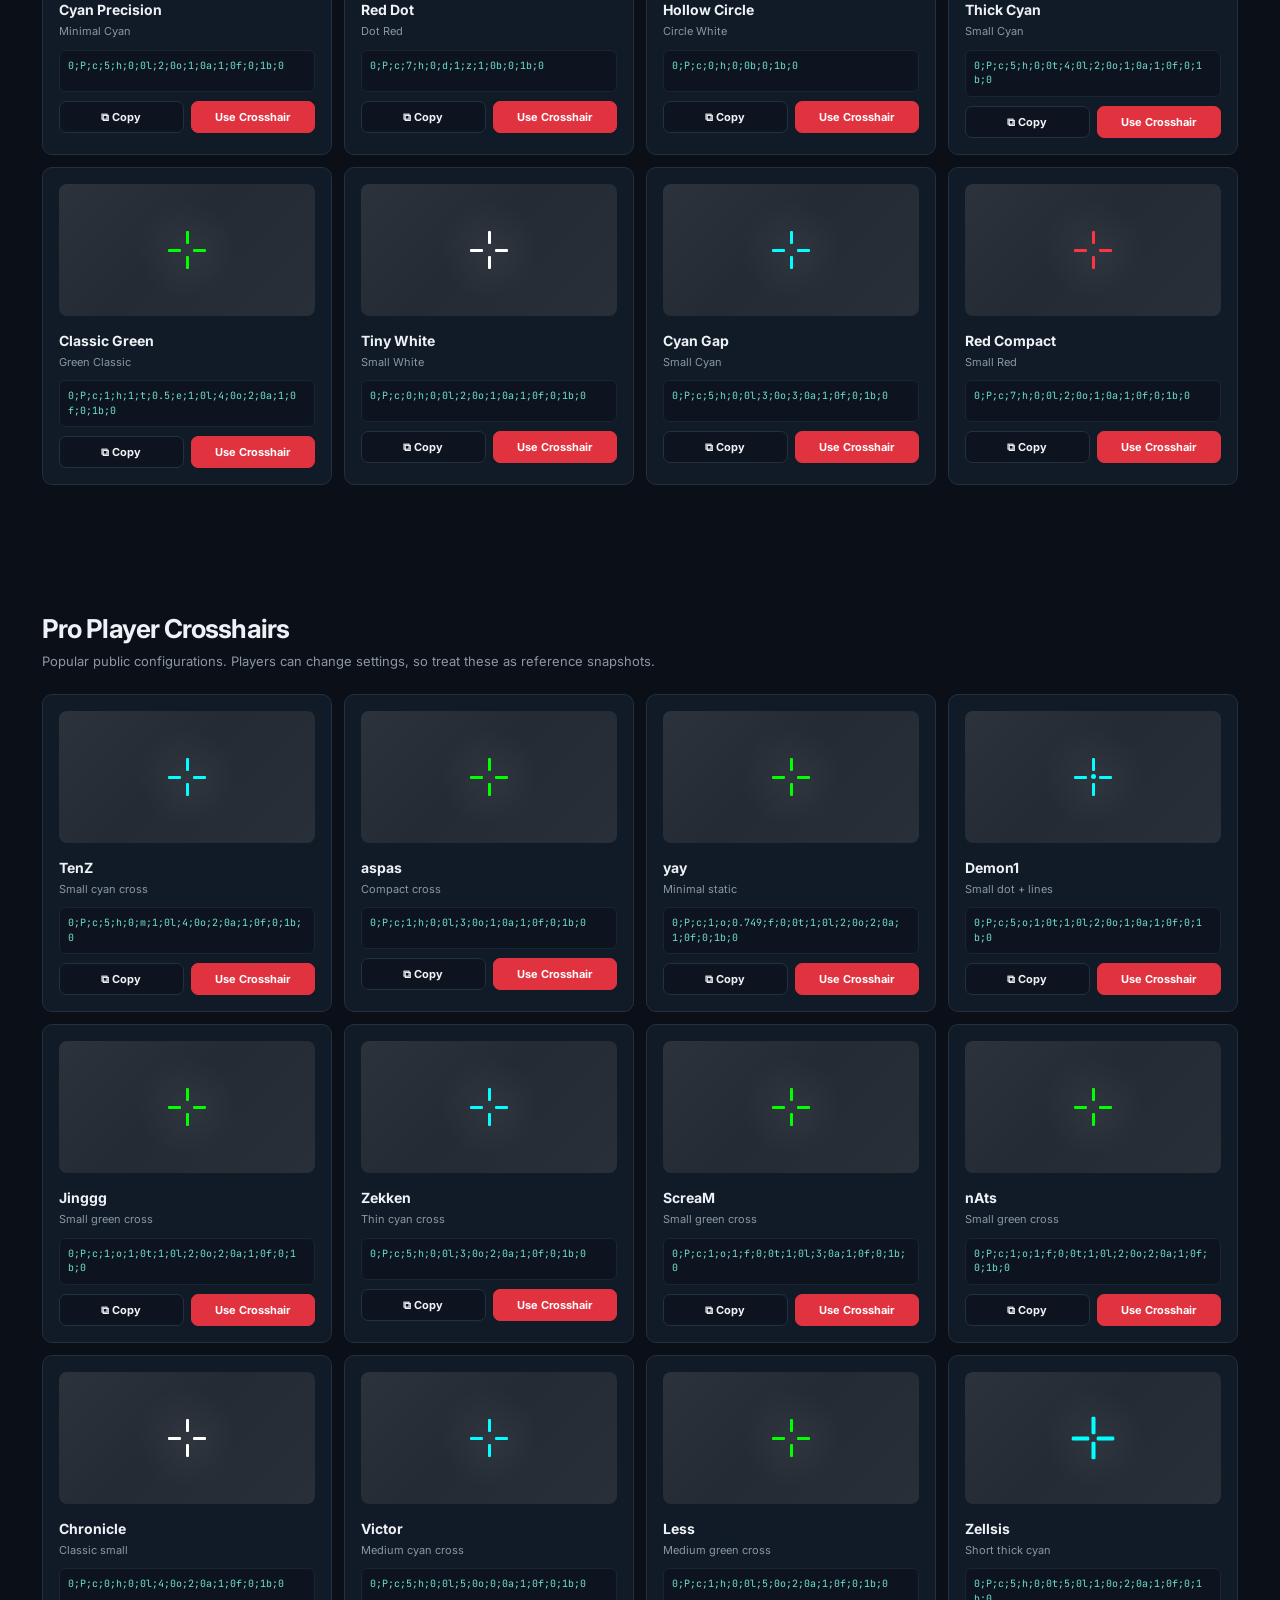
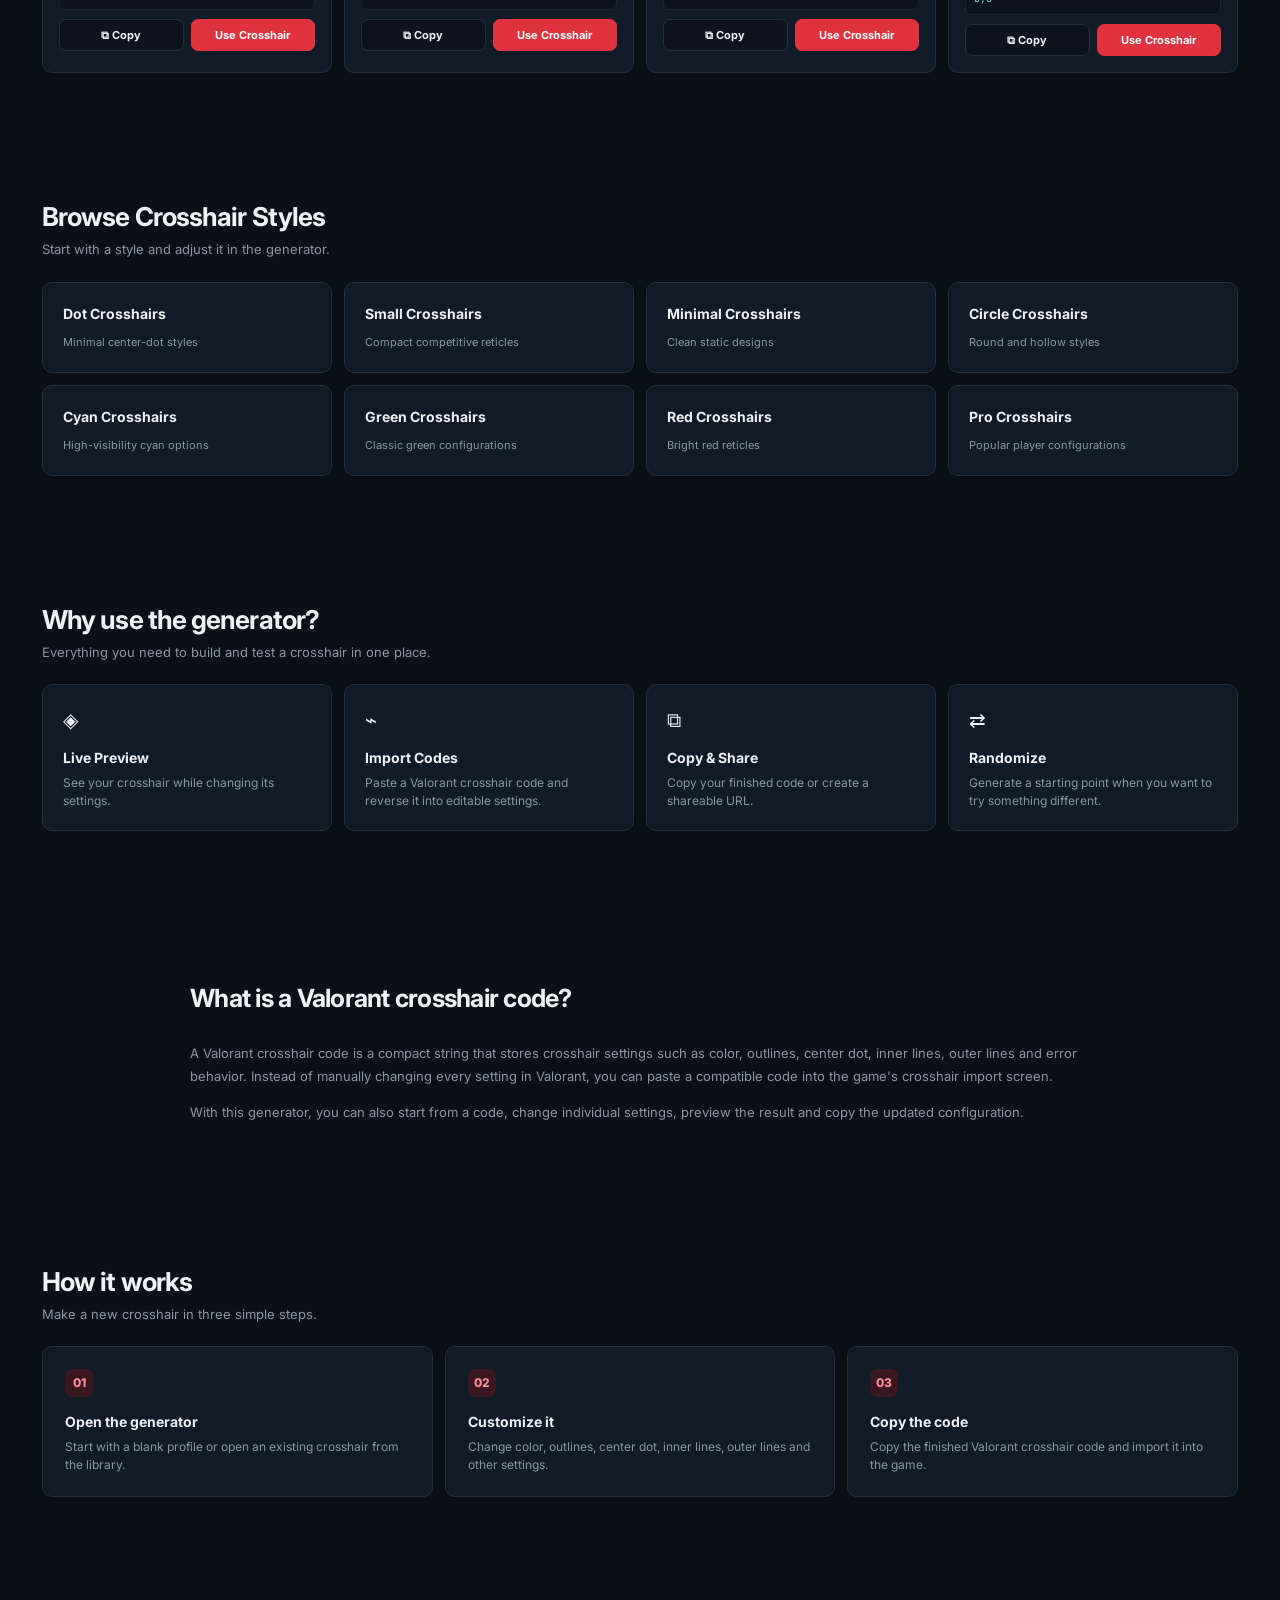
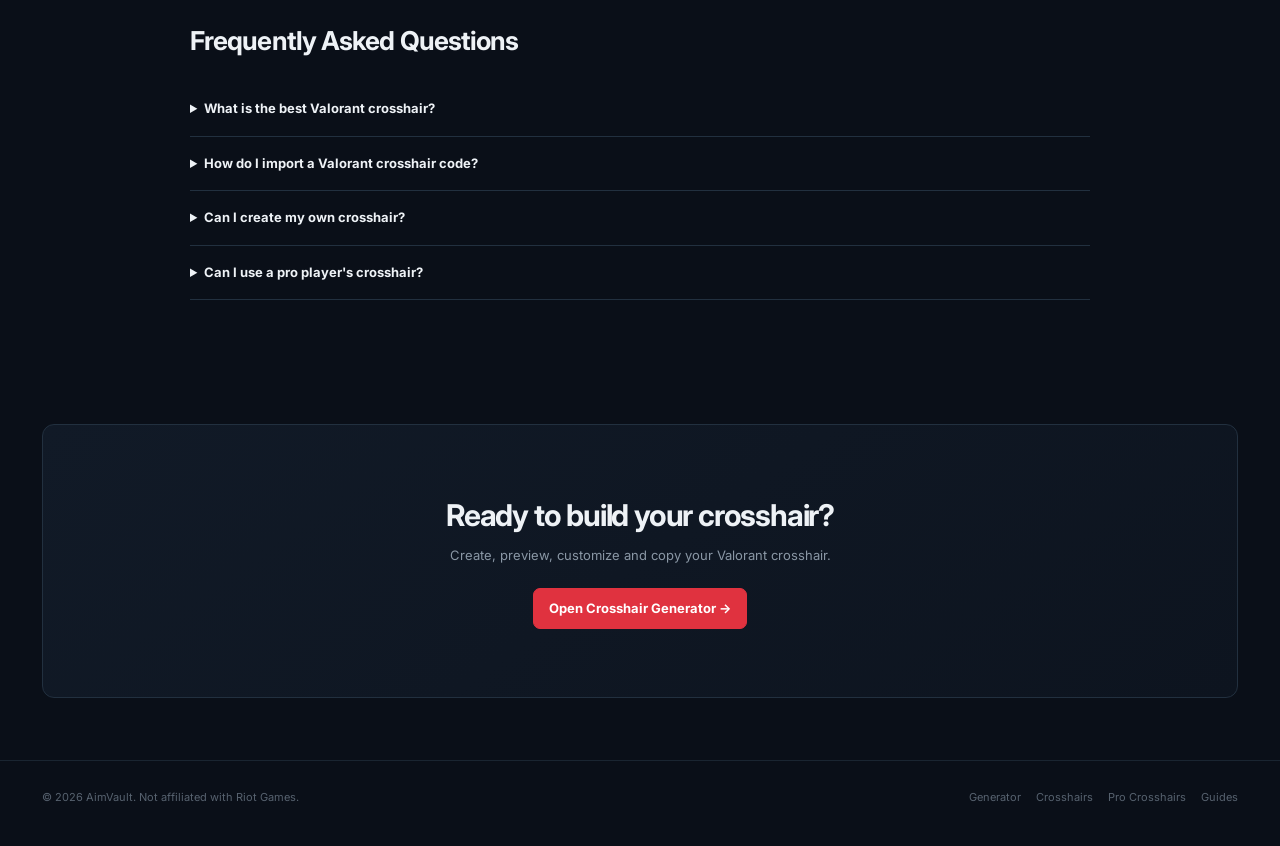
<file: index (1).html>
<!DOCTYPE html>
<html lang="en">
<head>
<meta charset="UTF-8">
<meta name="viewport" content="width=device-width, initial-scale=1.0">
<title>AimVault — Valorant Crosshair Generator, Codes & Pro Crosshairs</title>
<meta name="description" content="AimVault is a free Valorant crosshair generator and crosshair library. Find popular crosshair codes, pro crosshairs, customize settings and copy codes.">
<meta name="robots" content="index,follow">
<meta property="og:title" content="AimVault — Valorant Crosshair Generator">
<meta property="og:description" content="Create, customize and find Valorant crosshairs and crosshair codes with AimVault.">
<meta property="og:type" content="website">
<link rel="preconnect" href="https://fonts.googleapis.com">
<link href="https://fonts.googleapis.com/css2?family=Inter:wght@400;500;600;700;800&family=JetBrains+Mono:wght@400;500;700&display=swap" rel="stylesheet">

<style>
:root{
  --bg:#0a0f18;--panel:#111a27;--panel2:#0d141f;--border:#22303f;
  --border2:#1a2531;--text:#eef2f6;--dim:#8a97a5;--dimmer:#57626f;
  --red:#e0323f;--red2:#ee4652;--redsoft:#3a1620;--green:#6fe0d0;
}
*{box-sizing:border-box}
html{scroll-behavior:smooth}
body{
  margin:0;background:
  radial-gradient(900px 600px at 10% -10%,#10192a 0%,transparent 55%),var(--bg);
  color:var(--text);font-family:Inter,sans-serif;line-height:1.5;
}
a{text-decoration:none;color:inherit}
.wrap{max-width:1240px;margin:auto;padding:0 22px}
header{
  position:sticky;top:0;z-index:50;background:rgba(10,15,24,.9);
  backdrop-filter:blur(14px);border-bottom:1px solid var(--border2);
}
.nav{height:68px;display:flex;align-items:center;justify-content:space-between;gap:20px}
.logo{font-weight:800;font-size:18px;letter-spacing:-.03em}
.logo span{color:var(--red)}
.navlinks{display:flex;gap:8px;align-items:center}
.navlinks a{font-size:13px;color:var(--dim);padding:9px 12px;border-radius:7px}
.navlinks a:hover{color:var(--text);background:var(--panel)}
.cta,.btn{
  display:inline-flex;align-items:center;justify-content:center;gap:7px;
  border-radius:7px;padding:10px 15px;font-size:13px;font-weight:700;
  border:1px solid var(--border);cursor:pointer;font-family:Inter,sans-serif;
}
.cta,.btn-red{background:var(--red);color:#fff;border-color:var(--red)}
.cta:hover,.btn-red:hover{background:var(--red2)}
.btn-dark{background:var(--panel2);color:var(--text)}
.btn-dark:hover{border-color:var(--dimmer)}
.hero{padding:82px 0 62px;text-align:center}
.eyebrow{
  display:inline-block;padding:6px 10px;border-radius:999px;background:var(--redsoft);
  border:1px solid #4a1e26;color:#ff8f97;font-size:11px;font-weight:700;
  text-transform:uppercase;letter-spacing:.08em;margin-bottom:16px
}
.hero h1{font-size:clamp(36px,6vw,66px);line-height:1.02;letter-spacing:-.055em;margin:0 auto 18px;max-width:850px}
.hero h1 span{color:var(--red)}
.hero p{max-width:700px;margin:0 auto 28px;color:var(--dim);font-size:15px}
.hero-buttons{display:flex;justify-content:center;gap:10px;flex-wrap:wrap}

.section{padding:62px 0}
.section-head{display:flex;align-items:end;justify-content:space-between;gap:20px;margin-bottom:22px}
.section-head h2{font-size:26px;letter-spacing:-.035em;margin:0}
.section-head p{margin:4px 0 0;color:var(--dim);font-size:13px}
.section-link{font-size:12px;color:#ff8f97;font-weight:700}
.panel{
  background:var(--panel);border:1px solid var(--border);border-radius:10px
}
.searchbar{display:flex;gap:10px;margin-bottom:18px}
.searchbar input{
  flex:1;background:var(--panel2);border:1px solid var(--border);color:var(--text);
  border-radius:7px;padding:12px 14px;font:13px Inter;outline:none
}
.searchbar input:focus{border-color:var(--dimmer)}
.filters{display:flex;gap:7px;flex-wrap:wrap;margin-bottom:22px}
.filter{
  border:1px solid var(--border);background:var(--panel2);color:var(--dim);
  border-radius:999px;padding:7px 11px;font:600 11px Inter;cursor:pointer
}
.filter.active,.filter:hover{background:var(--redsoft);color:#ff8f97;border-color:#4a1e26}
.grid{display:grid;grid-template-columns:repeat(4,1fr);gap:12px}
.card{padding:16px;min-width:0}
.preview{
  height:132px;border-radius:8px;background:
  radial-gradient(circle at center,rgba(255,255,255,.05),transparent 35%),#242b34;
  display:flex;align-items:center;justify-content:center;margin-bottom:14px;
  position:relative;overflow:hidden
}
.preview:after{
  content:"";position:absolute;inset:0;
  background:linear-gradient(135deg,rgba(255,255,255,.035),transparent 45%,rgba(255,255,255,.02))
}
.xhair{position:relative;width:38px;height:38px;z-index:1}
.xhair span{position:absolute;background:#fff;border-radius:1px}
.xhair .u{width:3px;height:13px;left:18px;top:0}
.xhair .d{width:3px;height:13px;left:18px;bottom:0}
.xhair .l{width:13px;height:3px;left:0;top:18px}
.xhair .r{width:13px;height:3px;right:0;top:18px}
.xhair .dot{display:none;position:absolute;width:5px;height:5px;border-radius:50%;left:16.5px;top:16.5px;background:#fff}
.xhair.cyan span,.xhair.cyan .dot{background:#00ffff}
.xhair.green span,.xhair.green .dot{background:#00ff00}
.xhair.red span,.xhair.red .dot{background:#ff3344}
.xhair.yellow span,.xhair.yellow .dot{background:#ffff00}
.xhair.dot .dot{display:block}
.xhair.thin span{transform:scale(.72)}
.xhair.thick span{transform:scale(1.35)}
.xhair.circle{border:3px solid #fff;border-radius:50%;width:24px;height:24px}
.xhair.circle span{display:none}
.card h3{font-size:14px;margin:0 0 3px}
.meta{font-size:11px;color:var(--dim);margin-bottom:10px}
.code{
  display:block;background:var(--panel2);border:1px solid var(--border2);border-radius:6px;
  color:var(--green);font:10px/1.45 JetBrains Mono;padding:8px;min-height:42px;
  word-break:break-all;margin-bottom:9px
}
.card-actions{display:grid;grid-template-columns:1fr 1fr;gap:7px}
.card-actions button{width:100%;padding:8px 6px;font-size:11px}

.features{display:grid;grid-template-columns:repeat(4,1fr);gap:12px}
.feature{padding:20px}
.feature-icon{font-size:20px;margin-bottom:12px}
.feature h3{font-size:14px;margin:0 0 6px}
.feature p{font-size:12px;color:var(--dim);margin:0}
.categories{display:grid;grid-template-columns:repeat(4,1fr);gap:12px}
.category{padding:20px;transition:.18s}
.category:hover{transform:translateY(-2px);border-color:#344556}
.category strong{display:block;font-size:14px;margin-bottom:4px}
.category span{font-size:11px;color:var(--dim)}
.steps{display:grid;grid-template-columns:repeat(3,1fr);gap:12px}
.step{padding:22px}
.num{
  width:28px;height:28px;border-radius:7px;background:var(--redsoft);color:#ff8f97;
  display:flex;align-items:center;justify-content:center;font-weight:800;font-size:12px;margin-bottom:14px
}
.step h3{font-size:14px;margin:0 0 6px}.step p{font-size:12px;color:var(--dim);margin:0}
.info{
  max-width:900px;margin:auto;color:var(--dim);font-size:13px;line-height:1.8
}
.info h2{color:var(--text);font-size:25px;letter-spacing:-.03em}
.faq{max-width:900px;margin:auto}
details{border-bottom:1px solid var(--border);padding:17px 0}
summary{cursor:pointer;font-size:13px;font-weight:700}
details p{color:var(--dim);font-size:12px;line-height:1.7;margin:10px 0 0}
.final{
  text-align:center;padding:68px 20px;border:1px solid var(--border);
  background:linear-gradient(145deg,var(--panel),var(--panel2));border-radius:12px
}
.final h2{font-size:30px;letter-spacing:-.04em;margin:0 0 8px}
.final p{color:var(--dim);font-size:13px;margin:0 0 22px}
footer{border-top:1px solid var(--border2);padding:28px 0 40px;color:var(--dimmer);font-size:11px}
.footer-row{display:flex;justify-content:space-between;gap:20px;flex-wrap:wrap}
.footer-links{display:flex;gap:15px}.footer-links a:hover{color:var(--text)}
.empty{grid-column:1/-1;padding:35px;text-align:center;color:var(--dim)}
.toast{
  position:fixed;bottom:22px;left:50%;transform:translateX(-50%) translateY(20px);
  background:#111a27;border:1px solid var(--border);padding:10px 14px;border-radius:7px;
  color:var(--text);font-size:12px;opacity:0;pointer-events:none;transition:.2s;z-index:100
}
.toast.show{opacity:1;transform:translateX(-50%) translateY(0)}
@media(max-width:1000px){.grid{grid-template-columns:repeat(3,1fr)}.features,.categories{grid-template-columns:repeat(2,1fr)}}
@media(max-width:760px){
  .navlinks{display:none}.hero{padding:60px 0 45px}.hero-crosshairs{gap:28px}
  .grid{grid-template-columns:repeat(2,1fr)}.steps{grid-template-columns:1fr}
  .section{padding:46px 0}.section-head{display:block}.section-link{display:inline-block;margin-top:8px}
}
@media(max-width:500px){
  .wrap{padding:0 14px}.grid{grid-template-columns:1fr}.features,.categories{grid-template-columns:1fr}
  .hero h1{font-size:39px}.hero-crosshairs{gap:12px}.hero-crosshairs .hc{transform:scale(.8)}
  .card-actions{grid-template-columns:1fr}
}
</style>
</head>
<body>

<header>
  <div class="wrap nav">
    <a class="logo" href="./">Aim<span>Vault</span></a>
    <nav class="navlinks" aria-label="Main navigation">
      <a href="#crosshairs">Crosshairs</a>
      <a href="#pros">Pro Crosshairs</a>
      <a href="#guides">Guides</a>
    </nav>
    <a class="cta" href="generator.html">Create Crosshair</a>
  </div>
</header>

<main>
<section class="hero">
  <div class="wrap">
    <div class="eyebrow">Free Valorant Crosshair Tool</div>
    <h1>Find or create your <span>perfect crosshair.</span></h1>
    <p>
      Build a Valorant crosshair from real in-game settings, import crosshair codes,
      preview your reticle and copy it when you're ready.
    </p>
    <div class="hero-buttons">
      <a class="cta" href="generator.html">Open Crosshair Generator →</a>
      <a class="btn btn-dark" href="#crosshairs">Browse Crosshairs</a>
    </div>
  </div>
</section>

<section class="section" id="crosshairs">
<div class="wrap">
  <div class="section-head">
    <div><h2>Popular Valorant Crosshairs</h2><p>Copy a code or open it directly in the generator.</p></div>
  </div>

  <div class="searchbar">
    <input id="search" type="search" placeholder="Search crosshairs, styles or players..." aria-label="Search crosshairs">
  </div>
  <div class="filters" id="filters"></div>
  <div class="grid" id="crosshairGrid"></div>
</div>
</section>

<section class="section" id="pros">
<div class="wrap">
  <div class="section-head">
    <div><h2>Pro Player Crosshairs</h2><p>Popular public configurations. Players can change settings, so treat these as reference snapshots.</p></div>
  </div>
  <div class="grid" id="proGrid"></div>
</div>
</section>

<section class="section">
<div class="wrap">
  <div class="section-head">
    <div><h2>Browse Crosshair Styles</h2><p>Start with a style and adjust it in the generator.</p></div>
  </div>
  <div class="categories">
    <a class="panel category" href="#crosshairs" data-category-link="Dot"><strong>Dot Crosshairs</strong><span>Minimal center-dot styles</span></a>
    <a class="panel category" href="#crosshairs" data-category-link="Small"><strong>Small Crosshairs</strong><span>Compact competitive reticles</span></a>
    <a class="panel category" href="#crosshairs" data-category-link="Minimal"><strong>Minimal Crosshairs</strong><span>Clean static designs</span></a>
    <a class="panel category" href="#crosshairs" data-category-link="Circle"><strong>Circle Crosshairs</strong><span>Round and hollow styles</span></a>
    <a class="panel category" href="#crosshairs" data-category-link="Cyan"><strong>Cyan Crosshairs</strong><span>High-visibility cyan options</span></a>
    <a class="panel category" href="#crosshairs" data-category-link="Green"><strong>Green Crosshairs</strong><span>Classic green configurations</span></a>
    <a class="panel category" href="#crosshairs" data-category-link="Red"><strong>Red Crosshairs</strong><span>Bright red reticles</span></a>
    <a class="panel category" href="#crosshairs" data-category-link="Pro"><strong>Pro Crosshairs</strong><span>Popular player configurations</span></a>
  </div>
</div>
</section>

<section class="section">
<div class="wrap">
  <div class="section-head"><div><h2>Why use the generator?</h2><p>Everything you need to build and test a crosshair in one place.</p></div></div>
  <div class="features">
    <div class="panel feature"><div class="feature-icon">◈</div><h3>Live Preview</h3><p>See your crosshair while changing its settings.</p></div>
    <div class="panel feature"><div class="feature-icon">⌁</div><h3>Import Codes</h3><p>Paste a Valorant crosshair code and reverse it into editable settings.</p></div>
    <div class="panel feature"><div class="feature-icon">⧉</div><h3>Copy & Share</h3><p>Copy your finished code or create a shareable URL.</p></div>
    <div class="panel feature"><div class="feature-icon">⇄</div><h3>Randomize</h3><p>Generate a starting point when you want to try something different.</p></div>
  </div>
</div>
</section>

<section class="section" id="guides">
<div class="wrap">
  <div class="info">
    <h2>What is a Valorant crosshair code?</h2>
    <p>
      A Valorant crosshair code is a compact string that stores crosshair settings such as
      color, outlines, center dot, inner lines, outer lines and error behavior. Instead of
      manually changing every setting in Valorant, you can paste a compatible code into the
      game's crosshair import screen.
    </p>
    <p>
      With this generator, you can also start from a code, change individual settings,
      preview the result and copy the updated configuration.
    </p>
  </div>
</div>
</section>

<section class="section">
<div class="wrap">
  <div class="section-head"><div><h2>How it works</h2><p>Make a new crosshair in three simple steps.</p></div></div>
  <div class="steps">
    <div class="panel step"><div class="num">01</div><h3>Open the generator</h3><p>Start with a blank profile or open an existing crosshair from the library.</p></div>
    <div class="panel step"><div class="num">02</div><h3>Customize it</h3><p>Change color, outlines, center dot, inner lines, outer lines and other settings.</p></div>
    <div class="panel step"><div class="num">03</div><h3>Copy the code</h3><p>Copy the finished Valorant crosshair code and import it into the game.</p></div>
  </div>
</div>
</section>

<section class="section">
<div class="wrap">
  <div class="faq">
    <div class="section-head"><div><h2>Frequently Asked Questions</h2></div></div>
    <details><summary>What is the best Valorant crosshair?</summary><p>There is no single best crosshair for every player. Small static crosshairs are popular because they keep the center of the screen visually clean. Use the generator to adjust the size, thickness, gap and color to your preference.</p></details>
    <details><summary>How do I import a Valorant crosshair code?</summary><p>Open Valorant's Settings, go to Crosshair, choose the profile-code import option, paste the code and confirm. You can use this site's generator to inspect or customize a code before importing it.</p></details>
    <details><summary>Can I create my own crosshair?</summary><p>Yes. Open the generator, change the settings and copy the generated code when you are satisfied with the preview.</p></details>
    <details><summary>Can I use a pro player's crosshair?</summary><p>Yes. Publicly shared pro codes can be used as starting points. Keep in mind that professional players may change their crosshair settings over time.</p></details>
  </div>
</div>
</section>

<section class="section">
<div class="wrap">
  <div class="final">
    <h2>Ready to build your crosshair?</h2>
    <p>Create, preview, customize and copy your Valorant crosshair.</p>
    <a class="cta" href="generator.html">Open Crosshair Generator →</a>
  </div>
</div>
</section>
</main>

<footer>
<div class="wrap footer-row">
  <div>© <span id="year"></span> AimVault. Not affiliated with Riot Games.</div>
  <div class="footer-links"><a href="generator.html">Generator</a><a href="#crosshairs">Crosshairs</a><a href="#pros">Pro Crosshairs</a><a href="#guides">Guides</a></div>
</div>
</footer>

<div class="toast" id="toast"></div>

<script>
const GENERATOR = 'generator.html';

const crosshairs = [
  {name:'Small Cyan',category:'Small Cyan',style:'Small',color:'cyan',code:'0;P;c;5;h;0;0l;4;0o;2;0a;1;0f;0;1b;0'},
  {name:'Classic White',category:'Minimal White',style:'Minimal',color:'white',code:'0;P;c;0;h;0;0l;4;0o;2;0a;1;0f;0;1b;0'},
  {name:'Small Green',category:'Small Green',style:'Small',color:'green',code:'0;P;c;1;h;0;0l;3;0o;2;0a;1;0f;0;1b;0'},
  {name:'Tiny Cyan Dot',category:'Dot Cyan',style:'Dot',color:'cyan',dot:true,code:'0;P;c;5;h;0;d;1;z;1;0b;0;1b;0'},
  {name:'Clean Red',category:'Minimal Red',style:'Minimal',color:'red',code:'0;P;c;7;h;0;0l;3;0o;2;0a;1;0f;0;1b;0'},
  {name:'Compact Yellow',category:'Small Yellow',style:'Small',color:'yellow',code:'0;P;c;4;h;0;0l;3;0o;1;0a;1;0f;0;1b;0'},
  {name:'Small White Dot',category:'Dot White',style:'Dot',color:'white',dot:true,code:'0;P;c;0;h;0;d;1;z;1;0b;0;1b;0'},
  {name:'Green Precision',category:'Minimal Green',style:'Minimal',color:'green',code:'0;P;c;1;h;0;0l;2;0o;2;0a;1;0f;0;1b;0'},
  {name:'Cyan Precision',category:'Minimal Cyan',style:'Minimal',color:'cyan',code:'0;P;c;5;h;0;0l;2;0o;1;0a;1;0f;0;1b;0'},
  {name:'Red Dot',category:'Dot Red',style:'Dot',color:'red',dot:true,code:'0;P;c;7;h;0;d;1;z;1;0b;0;1b;0'},
  {name:'Hollow Circle',category:'Circle White',style:'Circle',color:'white',circle:true,code:'0;P;c;0;h;0;0b;0;1b;0'},
  {name:'Thick Cyan',category:'Small Cyan',style:'Small',color:'cyan',thick:true,code:'0;P;c;5;h;0;0t;4;0l;2;0o;1;0a;1;0f;0;1b;0'},
  {name:'Classic Green',category:'Green Classic',style:'Minimal',color:'green',code:'0;P;c;1;h;1;t;0.5;e;1;0l;4;0o;2;0a;1;0f;0;1b;0'},
  {name:'Tiny White',category:'Small White',style:'Small',color:'white',code:'0;P;c;0;h;0;0l;2;0o;1;0a;1;0f;0;1b;0'},
  {name:'Cyan Gap',category:'Small Cyan',style:'Small',color:'cyan',code:'0;P;c;5;h;0;0l;3;0o;3;0a;1;0f;0;1b;0'},
  {name:'Red Compact',category:'Small Red',style:'Small',color:'red',code:'0;P;c;7;h;0;0l;2;0o;1;0a;1;0f;0;1b;0'}
];

const pros = [
  {name:'TenZ',meta:'Small cyan cross',color:'cyan',code:'0;P;c;5;h;0;m;1;0l;4;0o;2;0a;1;0f;0;1b;0'},
  {name:'aspas',meta:'Compact cross',color:'green',code:'0;P;c;1;h;0;0l;3;0o;1;0a;1;0f;0;1b;0'},
  {name:'yay',meta:'Minimal static',color:'green',code:'0;P;c;1;o;0.749;f;0;0t;1;0l;2;0o;2;0a;1;0f;0;1b;0'},
  {name:'Demon1',meta:'Small dot + lines',color:'cyan',dot:true,code:'0;P;c;5;o;1;0t;1;0l;2;0o;1;0a;1;0f;0;1b;0'},
  {name:'Jinggg',meta:'Small green cross',color:'green',code:'0;P;c;1;o;1;0t;1;0l;2;0o;2;0a;1;0f;0;1b;0'},
  {name:'Zekken',meta:'Thin cyan cross',color:'cyan',code:'0;P;c;5;h;0;0l;3;0o;2;0a;1;0f;0;1b;0'},
  {name:'ScreaM',meta:'Small green cross',color:'green',code:'0;P;c;1;o;1;f;0;0t;1;0l;3;0a;1;0f;0;1b;0'},
  {name:'nAts',meta:'Small green cross',color:'green',code:'0;P;c;1;o;1;f;0;0t;1;0l;2;0o;2;0a;1;0f;0;1b;0'},
  {name:'Chronicle',meta:'Classic small',color:'white',code:'0;P;c;0;h;0;0l;4;0o;2;0a;1;0f;0;1b;0'},
  {name:'Victor',meta:'Medium cyan cross',color:'cyan',code:'0;P;c;5;h;0;0l;5;0o;0;0a;1;0f;0;1b;0'},
  {name:'Less',meta:'Medium green cross',color:'green',code:'0;P;c;1;h;0;0l;5;0o;2;0a;1;0f;0;1b;0'},
  {name:'Zellsis',meta:'Short thick cyan',color:'cyan',thick:true,code:'0;P;c;5;h;0;0t;5;0l;1;0o;2;0a;1;0f;0;1b;0'}
];

const filters = ['All','Small','Dot','Minimal','Circle','Cyan','Green','Red','Yellow','Pro'];
let activeFilter='All';

function previewHTML(item){
  const classes=['xhair',item.color];
  if(item.dot) classes.push('dot');
  if(item.circle) classes.push('circle');
  if(item.thick) classes.push('thick');
  return `<div class="preview"><div class="${classes.join(' ')}">
    <span class="u"></span><span class="d"></span><span class="l"></span><span class="r"></span><span class="dot"></span>
  </div></div>`;
}
function cardHTML(item){
  const encoded=encodeURIComponent(item.code);
  return `<article class="panel card">
    ${previewHTML(item)}
    <h3>${item.name}</h3>
    <div class="meta">${item.category || item.meta || ''}</div>
    <code class="code">${item.code}</code>
    <div class="card-actions">
      <button class="btn btn-dark copy" data-code="${encoded}">⧉ Copy</button>
      <button class="btn btn-red use" data-code="${encoded}">Use Crosshair</button>
    </div>
  </article>`;
}
function renderFilters(){
  document.getElementById('filters').innerHTML=filters.map(f=>
    `<button class="filter ${f===activeFilter?'active':''}" data-filter="${f}">${f}</button>`
  ).join('');
}
function matches(item,q){
  const text=(item.name+' '+(item.category||'')+' '+(item.meta||'')+' '+item.color+' '+(item.style||'')).toLowerCase();
  if(q && !text.includes(q.toLowerCase())) return false;
  if(activeFilter==='All') return true;
  if(activeFilter==='Pro') return false;
  return text.includes(activeFilter.toLowerCase());
}
function renderCrosshairs(){
  const q=document.getElementById('search').value.trim();
  const list=crosshairs.filter(x=>matches(x,q));
  document.getElementById('crosshairGrid').innerHTML=list.length?list.map(cardHTML).join(''):
    '<div class="panel empty">No crosshairs found. Try another search or filter.</div>';
}
function renderPros(){
  document.getElementById('proGrid').innerHTML=pros.map(cardHTML).join('');
}
function toast(msg){
  const el=document.getElementById('toast');el.textContent=msg;el.classList.add('show');
  clearTimeout(window.__toast);window.__toast=setTimeout(()=>el.classList.remove('show'),1800);
}
async function copyCode(code){
  try{await navigator.clipboard.writeText(code);toast('Crosshair code copied.')}
  catch(e){window.prompt('Copy this crosshair code:',code)}
}
function useCode(code){
  location.href=GENERATOR+'?code='+encodeURIComponent(code);
}
document.addEventListener('click',e=>{
  const filter=e.target.closest('[data-filter]');
  if(filter){activeFilter=filter.dataset.filter;renderFilters();renderCrosshairs();return}
  const copy=e.target.closest('.copy');
  if(copy){copyCode(decodeURIComponent(copy.dataset.code));return}
  const use=e.target.closest('.use');
  if(use){useCode(decodeURIComponent(use.dataset.code));return}
  const cat=e.target.closest('[data-category-link]');
  if(cat){
    activeFilter=cat.dataset.categoryLink;
    renderFilters();renderCrosshairs();
  }
});
document.getElementById('search').addEventListener('input',renderCrosshairs);
document.getElementById('year').textContent=new Date().getFullYear();
renderFilters();renderCrosshairs();renderPros();
</script>
</body>
</html>
</file>
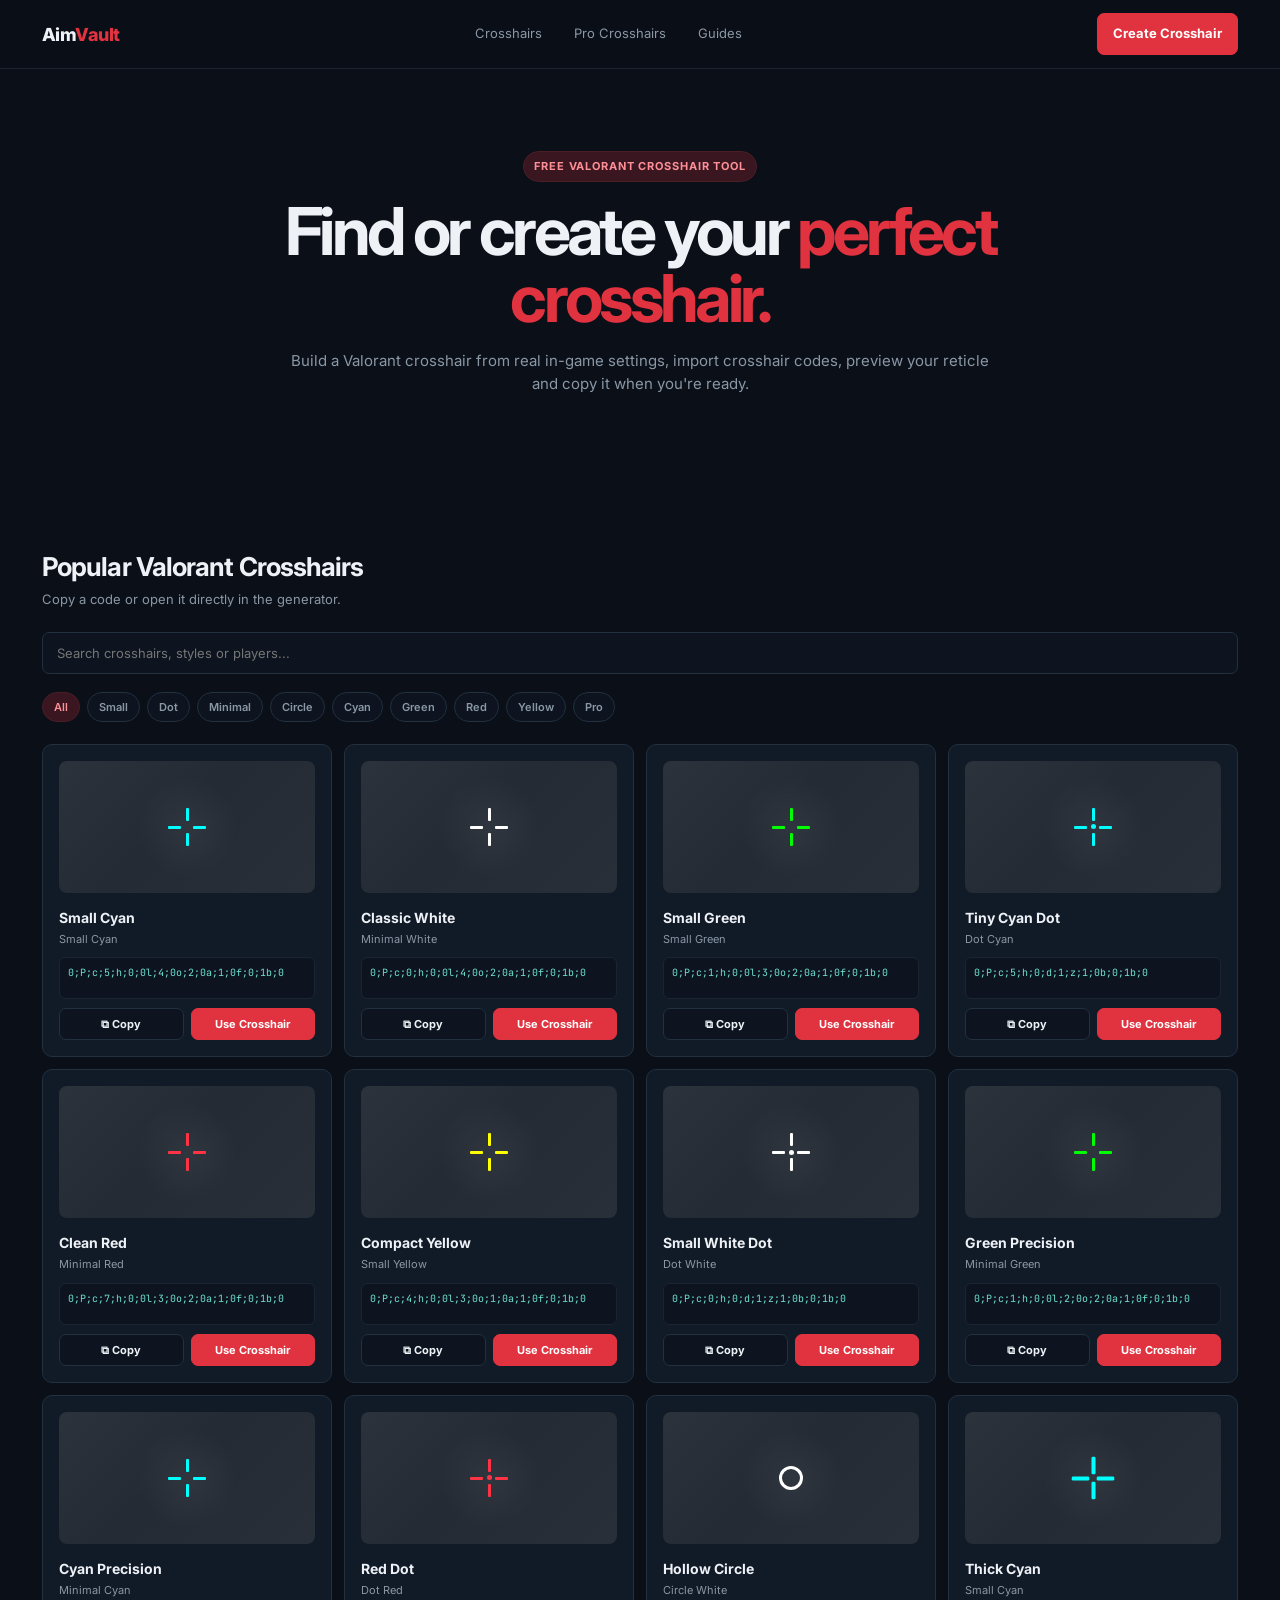
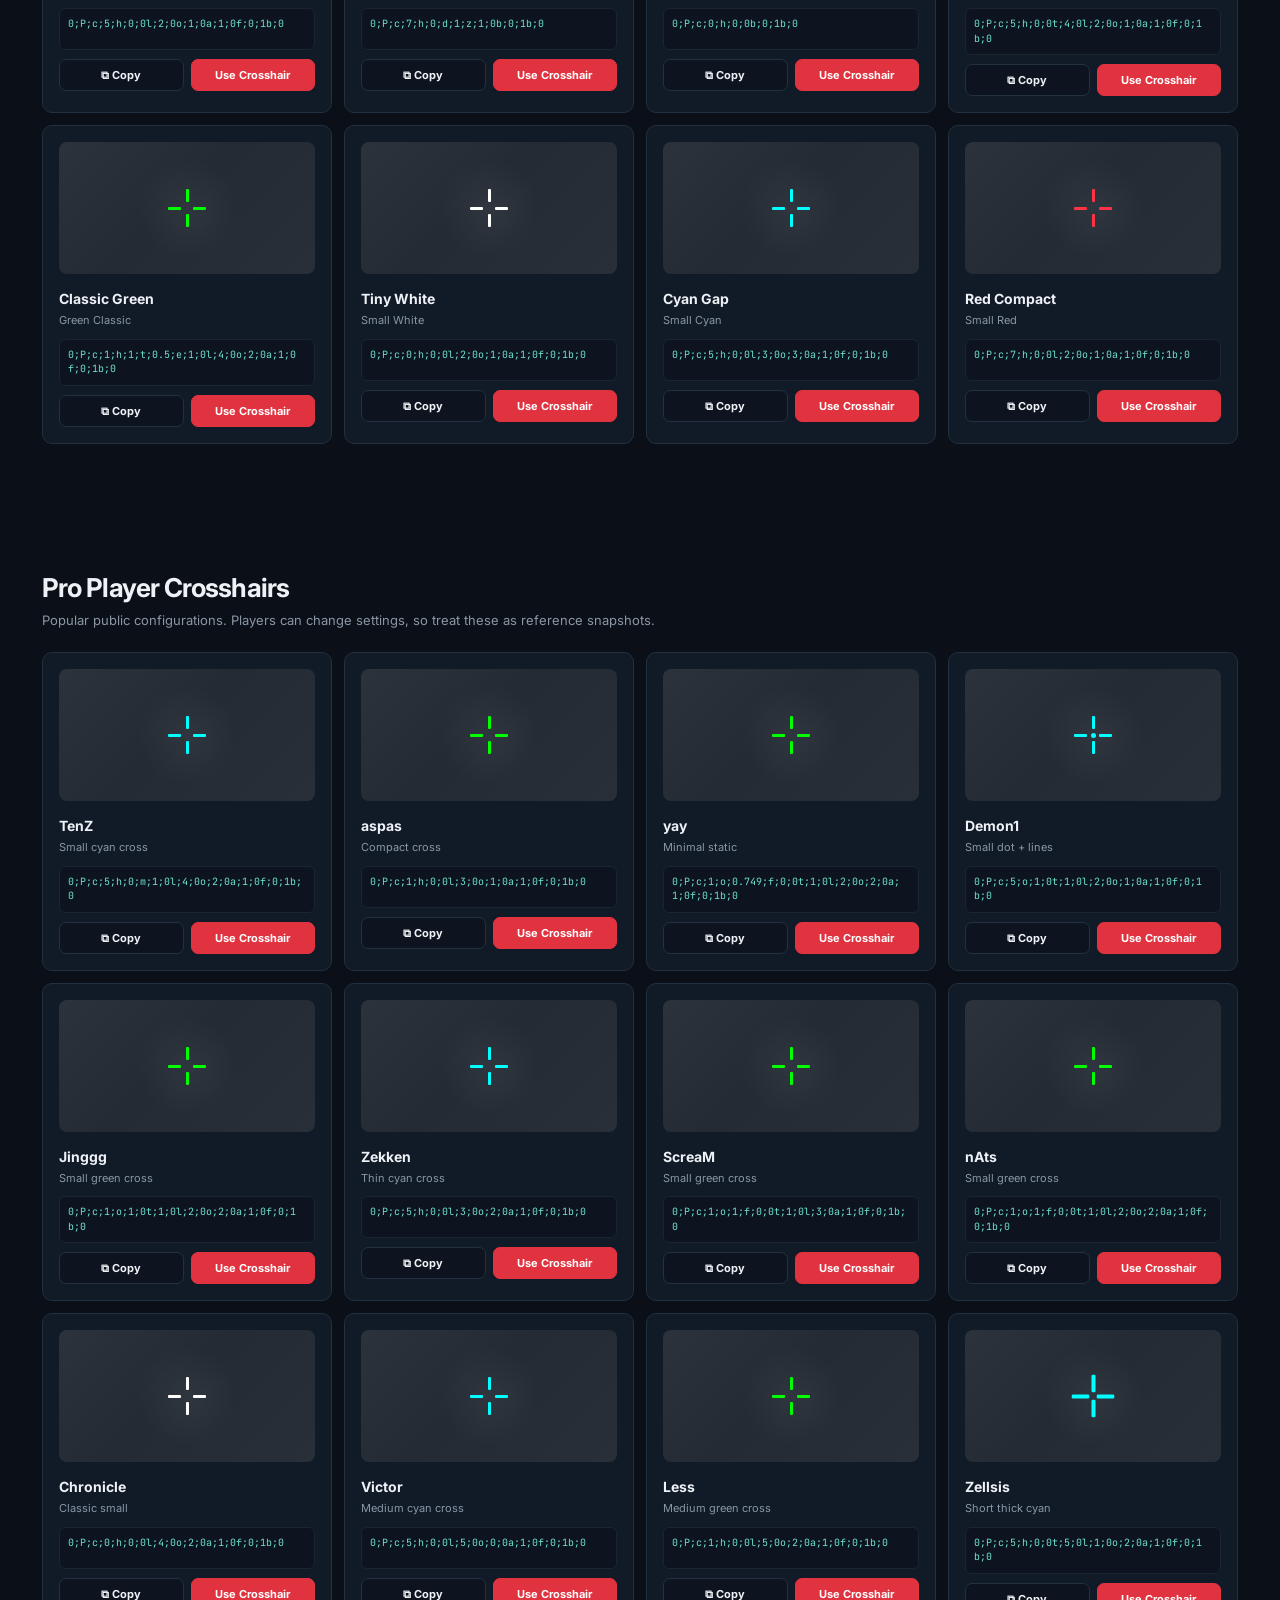
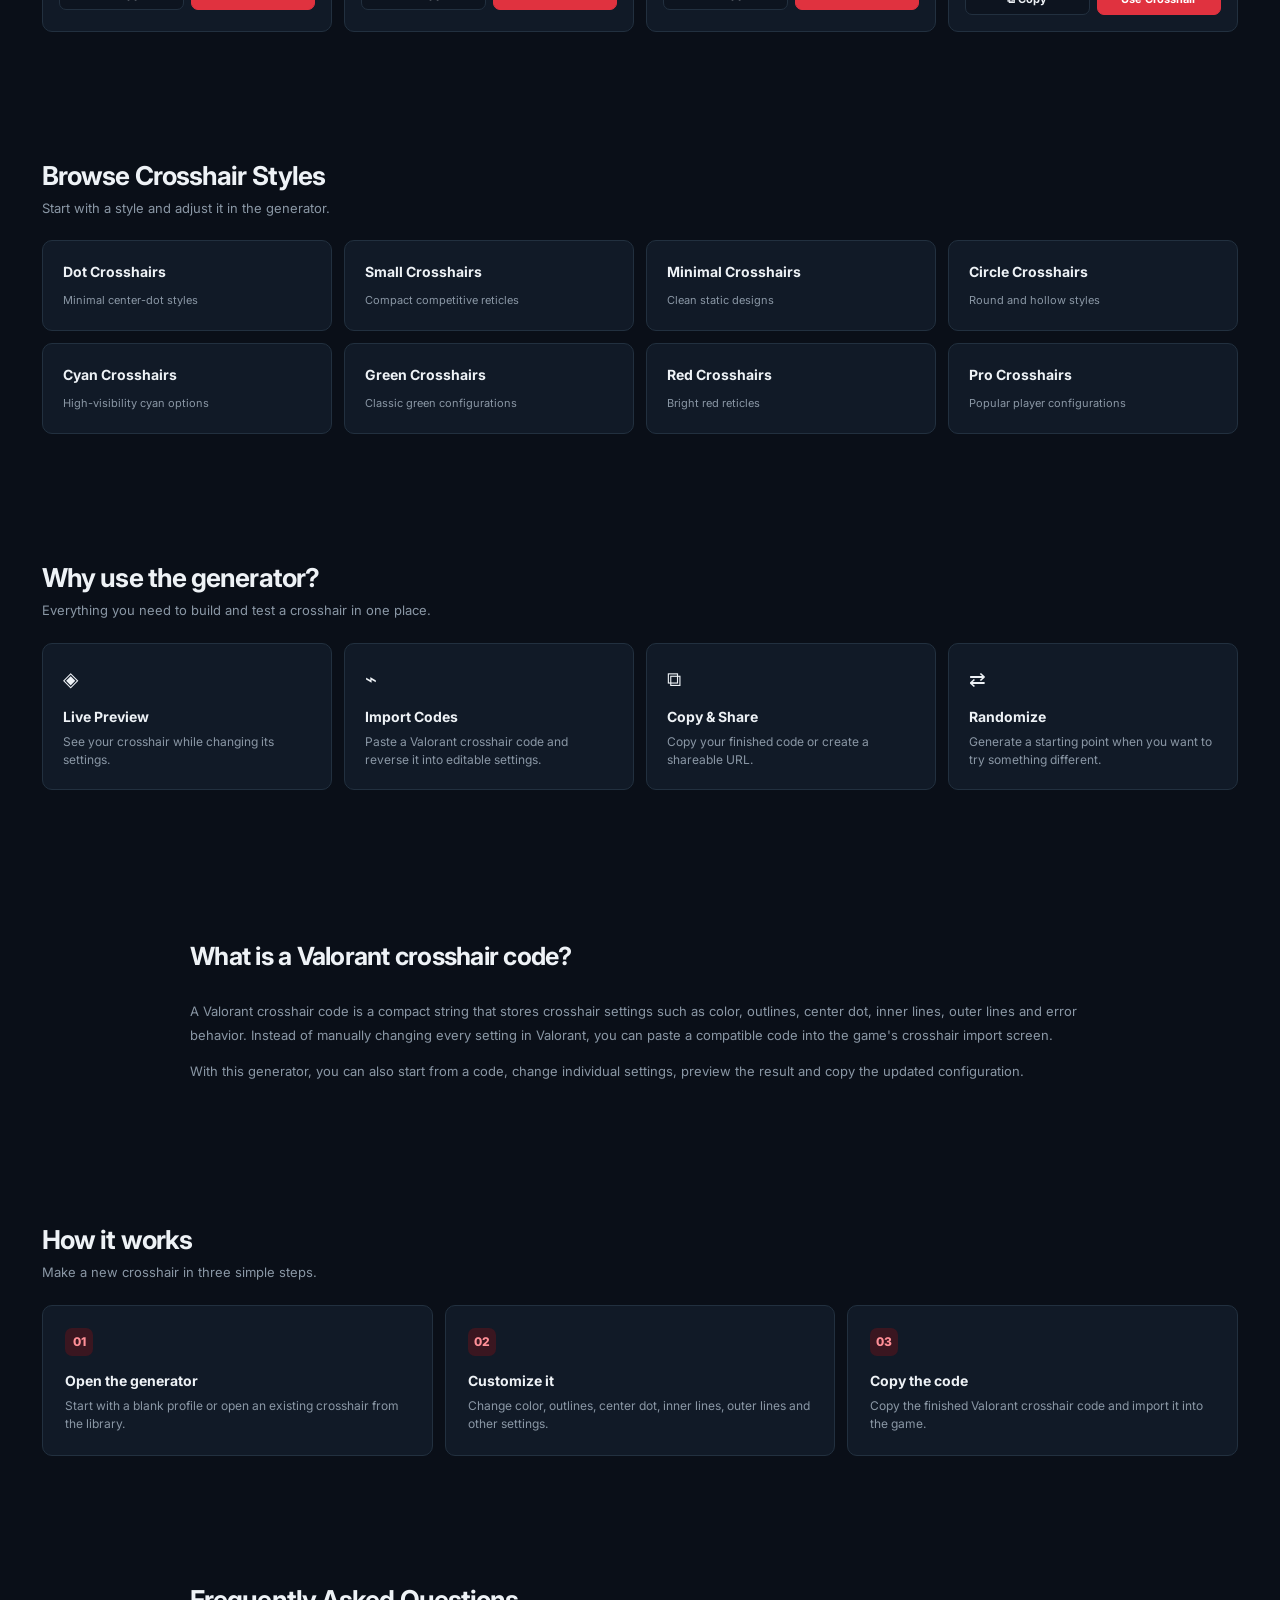
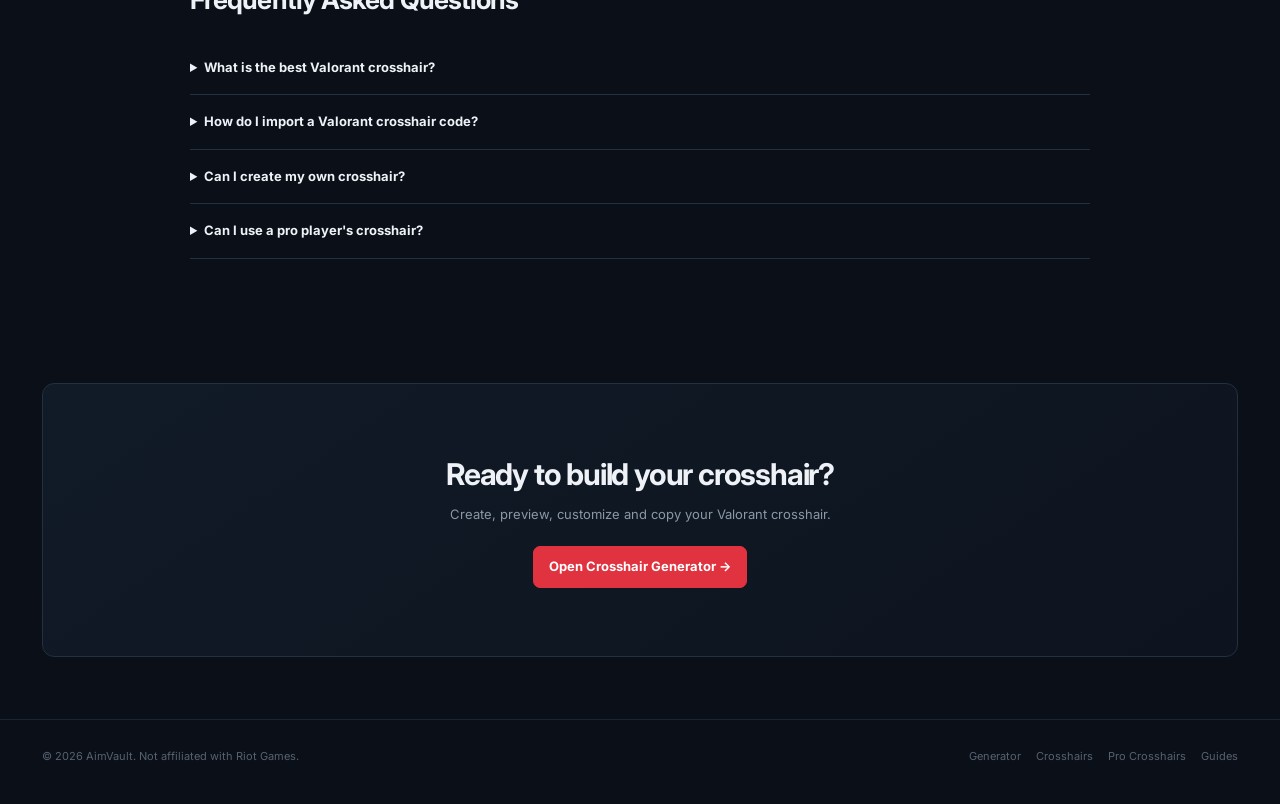
<file: index (2).html>
<!DOCTYPE html>
<html lang="en">
<head>
<meta charset="UTF-8">
<meta name="viewport" content="width=device-width, initial-scale=1.0">
<title>AimVault — Valorant Crosshair Generator, Codes & Pro Crosshairs</title>
<meta name="description" content="AimVault is a free Valorant crosshair generator and crosshair library. Find popular crosshair codes, pro crosshairs, customize settings and copy codes.">
<meta name="robots" content="index,follow">
<meta property="og:title" content="AimVault — Valorant Crosshair Generator">
<meta property="og:description" content="Create, customize and find Valorant crosshairs and crosshair codes with AimVault.">
<meta property="og:type" content="website">
<link rel="preconnect" href="https://fonts.googleapis.com">
<link href="https://fonts.googleapis.com/css2?family=Inter:wght@400;500;600;700;800&family=JetBrains+Mono:wght@400;500;700&display=swap" rel="stylesheet">

<style>
:root{
  --bg:#0a0f18;--panel:#111a27;--panel2:#0d141f;--border:#22303f;
  --border2:#1a2531;--text:#eef2f6;--dim:#8a97a5;--dimmer:#57626f;
  --red:#e0323f;--red2:#ee4652;--redsoft:#3a1620;--green:#6fe0d0;
}
*{box-sizing:border-box}
html{scroll-behavior:smooth}
body{
  margin:0;background:
  radial-gradient(900px 600px at 10% -10%,#10192a 0%,transparent 55%),var(--bg);
  color:var(--text);font-family:Inter,sans-serif;line-height:1.5;
}
a{text-decoration:none;color:inherit}
.wrap{max-width:1240px;margin:auto;padding:0 22px}
header{
  position:sticky;top:0;z-index:50;background:rgba(10,15,24,.9);
  backdrop-filter:blur(14px);border-bottom:1px solid var(--border2);
}
.nav{height:68px;display:flex;align-items:center;justify-content:space-between;gap:20px}
.logo{font-weight:800;font-size:18px;letter-spacing:-.03em}
.logo span{color:var(--red)}
.navlinks{display:flex;gap:8px;align-items:center}
.navlinks a{font-size:13px;color:var(--dim);padding:9px 12px;border-radius:7px}
.navlinks a:hover{color:var(--text);background:var(--panel)}
.cta,.btn{
  display:inline-flex;align-items:center;justify-content:center;gap:7px;
  border-radius:7px;padding:10px 15px;font-size:13px;font-weight:700;
  border:1px solid var(--border);cursor:pointer;font-family:Inter,sans-serif;
}
.cta,.btn-red{background:var(--red);color:#fff;border-color:var(--red)}
.cta:hover,.btn-red:hover{background:var(--red2)}
.btn-dark{background:var(--panel2);color:var(--text)}
.btn-dark:hover{border-color:var(--dimmer)}
.hero{padding:82px 0 62px;text-align:center}
.eyebrow{
  display:inline-block;padding:6px 10px;border-radius:999px;background:var(--redsoft);
  border:1px solid #4a1e26;color:#ff8f97;font-size:11px;font-weight:700;
  text-transform:uppercase;letter-spacing:.08em;margin-bottom:16px
}
.hero h1{font-size:clamp(36px,6vw,66px);line-height:1.02;letter-spacing:-.055em;margin:0 auto 18px;max-width:850px}
.hero h1 span{color:var(--red)}
.hero p{max-width:700px;margin:0 auto 28px;color:var(--dim);font-size:15px}
.hero-buttons{display:flex;justify-content:center;gap:10px;flex-wrap:wrap}

.section{padding:62px 0}
.section-head{display:flex;align-items:end;justify-content:space-between;gap:20px;margin-bottom:22px}
.section-head h2{font-size:26px;letter-spacing:-.035em;margin:0}
.section-head p{margin:4px 0 0;color:var(--dim);font-size:13px}
.section-link{font-size:12px;color:#ff8f97;font-weight:700}
.panel{
  background:var(--panel);border:1px solid var(--border);border-radius:10px
}
.searchbar{display:flex;gap:10px;margin-bottom:18px}
.searchbar input{
  flex:1;background:var(--panel2);border:1px solid var(--border);color:var(--text);
  border-radius:7px;padding:12px 14px;font:13px Inter;outline:none
}
.searchbar input:focus{border-color:var(--dimmer)}
.filters{display:flex;gap:7px;flex-wrap:wrap;margin-bottom:22px}
.filter{
  border:1px solid var(--border);background:var(--panel2);color:var(--dim);
  border-radius:999px;padding:7px 11px;font:600 11px Inter;cursor:pointer
}
.filter.active,.filter:hover{background:var(--redsoft);color:#ff8f97;border-color:#4a1e26}
.grid{display:grid;grid-template-columns:repeat(4,1fr);gap:12px}
.card{padding:16px;min-width:0}
.preview{
  height:132px;border-radius:8px;background:
  radial-gradient(circle at center,rgba(255,255,255,.05),transparent 35%),#242b34;
  display:flex;align-items:center;justify-content:center;margin-bottom:14px;
  position:relative;overflow:hidden
}
.preview:after{
  content:"";position:absolute;inset:0;
  background:linear-gradient(135deg,rgba(255,255,255,.035),transparent 45%,rgba(255,255,255,.02))
}
.xhair{position:relative;width:38px;height:38px;z-index:1}
.xhair span{position:absolute;background:#fff;border-radius:1px}
.xhair .u{width:3px;height:13px;left:18px;top:0}
.xhair .d{width:3px;height:13px;left:18px;bottom:0}
.xhair .l{width:13px;height:3px;left:0;top:18px}
.xhair .r{width:13px;height:3px;right:0;top:18px}
.xhair .dot{display:none;position:absolute;width:5px;height:5px;border-radius:50%;left:16.5px;top:16.5px;background:#fff}
.xhair.cyan span,.xhair.cyan .dot{background:#00ffff}
.xhair.green span,.xhair.green .dot{background:#00ff00}
.xhair.red span,.xhair.red .dot{background:#ff3344}
.xhair.yellow span,.xhair.yellow .dot{background:#ffff00}
.xhair.dot .dot{display:block}
.xhair.thin span{transform:scale(.72)}
.xhair.thick span{transform:scale(1.35)}
.xhair.circle{border:3px solid #fff;border-radius:50%;width:24px;height:24px}
.xhair.circle span{display:none}
.card h3{font-size:14px;margin:0 0 3px}
.meta{font-size:11px;color:var(--dim);margin-bottom:10px}
.code{
  display:block;background:var(--panel2);border:1px solid var(--border2);border-radius:6px;
  color:var(--green);font:10px/1.45 JetBrains Mono;padding:8px;min-height:42px;
  word-break:break-all;margin-bottom:9px
}
.card-actions{display:grid;grid-template-columns:1fr 1fr;gap:7px}
.card-actions button{width:100%;padding:8px 6px;font-size:11px}

.features{display:grid;grid-template-columns:repeat(4,1fr);gap:12px}
.feature{padding:20px}
.feature-icon{font-size:20px;margin-bottom:12px}
.feature h3{font-size:14px;margin:0 0 6px}
.feature p{font-size:12px;color:var(--dim);margin:0}
.categories{display:grid;grid-template-columns:repeat(4,1fr);gap:12px}
.category{padding:20px;transition:.18s}
.category:hover{transform:translateY(-2px);border-color:#344556}
.category strong{display:block;font-size:14px;margin-bottom:4px}
.category span{font-size:11px;color:var(--dim)}
.steps{display:grid;grid-template-columns:repeat(3,1fr);gap:12px}
.step{padding:22px}
.num{
  width:28px;height:28px;border-radius:7px;background:var(--redsoft);color:#ff8f97;
  display:flex;align-items:center;justify-content:center;font-weight:800;font-size:12px;margin-bottom:14px
}
.step h3{font-size:14px;margin:0 0 6px}.step p{font-size:12px;color:var(--dim);margin:0}
.info{
  max-width:900px;margin:auto;color:var(--dim);font-size:13px;line-height:1.8
}
.info h2{color:var(--text);font-size:25px;letter-spacing:-.03em}
.faq{max-width:900px;margin:auto}
details{border-bottom:1px solid var(--border);padding:17px 0}
summary{cursor:pointer;font-size:13px;font-weight:700}
details p{color:var(--dim);font-size:12px;line-height:1.7;margin:10px 0 0}
.final{
  text-align:center;padding:68px 20px;border:1px solid var(--border);
  background:linear-gradient(145deg,var(--panel),var(--panel2));border-radius:12px
}
.final h2{font-size:30px;letter-spacing:-.04em;margin:0 0 8px}
.final p{color:var(--dim);font-size:13px;margin:0 0 22px}
footer{border-top:1px solid var(--border2);padding:28px 0 40px;color:var(--dimmer);font-size:11px}
.footer-row{display:flex;justify-content:space-between;gap:20px;flex-wrap:wrap}
.footer-links{display:flex;gap:15px}.footer-links a:hover{color:var(--text)}
.empty{grid-column:1/-1;padding:35px;text-align:center;color:var(--dim)}
.toast{
  position:fixed;bottom:22px;left:50%;transform:translateX(-50%) translateY(20px);
  background:#111a27;border:1px solid var(--border);padding:10px 14px;border-radius:7px;
  color:var(--text);font-size:12px;opacity:0;pointer-events:none;transition:.2s;z-index:100
}
.toast.show{opacity:1;transform:translateX(-50%) translateY(0)}
@media(max-width:1000px){.grid{grid-template-columns:repeat(3,1fr)}.features,.categories{grid-template-columns:repeat(2,1fr)}}
@media(max-width:760px){
  .navlinks{display:none}.hero{padding:60px 0 45px}.hero-crosshairs{gap:28px}
  .grid{grid-template-columns:repeat(2,1fr)}.steps{grid-template-columns:1fr}
  .section{padding:46px 0}.section-head{display:block}.section-link{display:inline-block;margin-top:8px}
}
@media(max-width:500px){
  .wrap{padding:0 14px}.grid{grid-template-columns:1fr}.features,.categories{grid-template-columns:1fr}
  .hero h1{font-size:39px}.hero-crosshairs{gap:12px}.hero-crosshairs .hc{transform:scale(.8)}
  .card-actions{grid-template-columns:1fr}
}
</style>
</head>
<body>

<header>
  <div class="wrap nav">
    <a class="logo" href="./">Aim<span>Vault</span></a>
    <nav class="navlinks" aria-label="Main navigation">
      <a href="#crosshairs">Crosshairs</a>
      <a href="#pros">Pro Crosshairs</a>
      <a href="#guides">Guides</a>
    </nav>
    <a class="cta" href="generator.html">Create Crosshair</a>
  </div>
</header>

<main>
<section class="hero">
  <div class="wrap">
    <div class="eyebrow">Free Valorant Crosshair Tool</div>
    <h1>Find or create your <span>perfect crosshair.</span></h1>
    <p>
      Build a Valorant crosshair from real in-game settings, import crosshair codes,
      preview your reticle and copy it when you're ready.
    </p>
  </div>
</section>

<section class="section" id="crosshairs">
<div class="wrap">
  <div class="section-head">
    <div><h2>Popular Valorant Crosshairs</h2><p>Copy a code or open it directly in the generator.</p></div>
  </div>

  <div class="searchbar">
    <input id="search" type="search" placeholder="Search crosshairs, styles or players..." aria-label="Search crosshairs">
  </div>
  <div class="filters" id="filters"></div>
  <div class="grid" id="crosshairGrid"></div>
</div>
</section>

<section class="section" id="pros">
<div class="wrap">
  <div class="section-head">
    <div><h2>Pro Player Crosshairs</h2><p>Popular public configurations. Players can change settings, so treat these as reference snapshots.</p></div>
  </div>
  <div class="grid" id="proGrid"></div>
</div>
</section>

<section class="section">
<div class="wrap">
  <div class="section-head">
    <div><h2>Browse Crosshair Styles</h2><p>Start with a style and adjust it in the generator.</p></div>
  </div>
  <div class="categories">
    <a class="panel category" href="#crosshairs" data-category-link="Dot"><strong>Dot Crosshairs</strong><span>Minimal center-dot styles</span></a>
    <a class="panel category" href="#crosshairs" data-category-link="Small"><strong>Small Crosshairs</strong><span>Compact competitive reticles</span></a>
    <a class="panel category" href="#crosshairs" data-category-link="Minimal"><strong>Minimal Crosshairs</strong><span>Clean static designs</span></a>
    <a class="panel category" href="#crosshairs" data-category-link="Circle"><strong>Circle Crosshairs</strong><span>Round and hollow styles</span></a>
    <a class="panel category" href="#crosshairs" data-category-link="Cyan"><strong>Cyan Crosshairs</strong><span>High-visibility cyan options</span></a>
    <a class="panel category" href="#crosshairs" data-category-link="Green"><strong>Green Crosshairs</strong><span>Classic green configurations</span></a>
    <a class="panel category" href="#crosshairs" data-category-link="Red"><strong>Red Crosshairs</strong><span>Bright red reticles</span></a>
    <a class="panel category" href="#crosshairs" data-category-link="Pro"><strong>Pro Crosshairs</strong><span>Popular player configurations</span></a>
  </div>
</div>
</section>

<section class="section">
<div class="wrap">
  <div class="section-head"><div><h2>Why use the generator?</h2><p>Everything you need to build and test a crosshair in one place.</p></div></div>
  <div class="features">
    <div class="panel feature"><div class="feature-icon">◈</div><h3>Live Preview</h3><p>See your crosshair while changing its settings.</p></div>
    <div class="panel feature"><div class="feature-icon">⌁</div><h3>Import Codes</h3><p>Paste a Valorant crosshair code and reverse it into editable settings.</p></div>
    <div class="panel feature"><div class="feature-icon">⧉</div><h3>Copy & Share</h3><p>Copy your finished code or create a shareable URL.</p></div>
    <div class="panel feature"><div class="feature-icon">⇄</div><h3>Randomize</h3><p>Generate a starting point when you want to try something different.</p></div>
  </div>
</div>
</section>

<section class="section" id="guides">
<div class="wrap">
  <div class="info">
    <h2>What is a Valorant crosshair code?</h2>
    <p>
      A Valorant crosshair code is a compact string that stores crosshair settings such as
      color, outlines, center dot, inner lines, outer lines and error behavior. Instead of
      manually changing every setting in Valorant, you can paste a compatible code into the
      game's crosshair import screen.
    </p>
    <p>
      With this generator, you can also start from a code, change individual settings,
      preview the result and copy the updated configuration.
    </p>
  </div>
</div>
</section>

<section class="section">
<div class="wrap">
  <div class="section-head"><div><h2>How it works</h2><p>Make a new crosshair in three simple steps.</p></div></div>
  <div class="steps">
    <div class="panel step"><div class="num">01</div><h3>Open the generator</h3><p>Start with a blank profile or open an existing crosshair from the library.</p></div>
    <div class="panel step"><div class="num">02</div><h3>Customize it</h3><p>Change color, outlines, center dot, inner lines, outer lines and other settings.</p></div>
    <div class="panel step"><div class="num">03</div><h3>Copy the code</h3><p>Copy the finished Valorant crosshair code and import it into the game.</p></div>
  </div>
</div>
</section>

<section class="section">
<div class="wrap">
  <div class="faq">
    <div class="section-head"><div><h2>Frequently Asked Questions</h2></div></div>
    <details><summary>What is the best Valorant crosshair?</summary><p>There is no single best crosshair for every player. Small static crosshairs are popular because they keep the center of the screen visually clean. Use the generator to adjust the size, thickness, gap and color to your preference.</p></details>
    <details><summary>How do I import a Valorant crosshair code?</summary><p>Open Valorant's Settings, go to Crosshair, choose the profile-code import option, paste the code and confirm. You can use this site's generator to inspect or customize a code before importing it.</p></details>
    <details><summary>Can I create my own crosshair?</summary><p>Yes. Open the generator, change the settings and copy the generated code when you are satisfied with the preview.</p></details>
    <details><summary>Can I use a pro player's crosshair?</summary><p>Yes. Publicly shared pro codes can be used as starting points. Keep in mind that professional players may change their crosshair settings over time.</p></details>
  </div>
</div>
</section>

<section class="section">
<div class="wrap">
  <div class="final">
    <h2>Ready to build your crosshair?</h2>
    <p>Create, preview, customize and copy your Valorant crosshair.</p>
    <a class="cta" href="generator.html">Open Crosshair Generator →</a>
  </div>
</div>
</section>
</main>

<footer>
<div class="wrap footer-row">
  <div>© <span id="year"></span> AimVault. Not affiliated with Riot Games.</div>
  <div class="footer-links"><a href="generator.html">Generator</a><a href="#crosshairs">Crosshairs</a><a href="#pros">Pro Crosshairs</a><a href="#guides">Guides</a></div>
</div>
</footer>

<div class="toast" id="toast"></div>

<script>
const GENERATOR = 'generator.html';

const crosshairs = [
  {name:'Small Cyan',category:'Small Cyan',style:'Small',color:'cyan',code:'0;P;c;5;h;0;0l;4;0o;2;0a;1;0f;0;1b;0'},
  {name:'Classic White',category:'Minimal White',style:'Minimal',color:'white',code:'0;P;c;0;h;0;0l;4;0o;2;0a;1;0f;0;1b;0'},
  {name:'Small Green',category:'Small Green',style:'Small',color:'green',code:'0;P;c;1;h;0;0l;3;0o;2;0a;1;0f;0;1b;0'},
  {name:'Tiny Cyan Dot',category:'Dot Cyan',style:'Dot',color:'cyan',dot:true,code:'0;P;c;5;h;0;d;1;z;1;0b;0;1b;0'},
  {name:'Clean Red',category:'Minimal Red',style:'Minimal',color:'red',code:'0;P;c;7;h;0;0l;3;0o;2;0a;1;0f;0;1b;0'},
  {name:'Compact Yellow',category:'Small Yellow',style:'Small',color:'yellow',code:'0;P;c;4;h;0;0l;3;0o;1;0a;1;0f;0;1b;0'},
  {name:'Small White Dot',category:'Dot White',style:'Dot',color:'white',dot:true,code:'0;P;c;0;h;0;d;1;z;1;0b;0;1b;0'},
  {name:'Green Precision',category:'Minimal Green',style:'Minimal',color:'green',code:'0;P;c;1;h;0;0l;2;0o;2;0a;1;0f;0;1b;0'},
  {name:'Cyan Precision',category:'Minimal Cyan',style:'Minimal',color:'cyan',code:'0;P;c;5;h;0;0l;2;0o;1;0a;1;0f;0;1b;0'},
  {name:'Red Dot',category:'Dot Red',style:'Dot',color:'red',dot:true,code:'0;P;c;7;h;0;d;1;z;1;0b;0;1b;0'},
  {name:'Hollow Circle',category:'Circle White',style:'Circle',color:'white',circle:true,code:'0;P;c;0;h;0;0b;0;1b;0'},
  {name:'Thick Cyan',category:'Small Cyan',style:'Small',color:'cyan',thick:true,code:'0;P;c;5;h;0;0t;4;0l;2;0o;1;0a;1;0f;0;1b;0'},
  {name:'Classic Green',category:'Green Classic',style:'Minimal',color:'green',code:'0;P;c;1;h;1;t;0.5;e;1;0l;4;0o;2;0a;1;0f;0;1b;0'},
  {name:'Tiny White',category:'Small White',style:'Small',color:'white',code:'0;P;c;0;h;0;0l;2;0o;1;0a;1;0f;0;1b;0'},
  {name:'Cyan Gap',category:'Small Cyan',style:'Small',color:'cyan',code:'0;P;c;5;h;0;0l;3;0o;3;0a;1;0f;0;1b;0'},
  {name:'Red Compact',category:'Small Red',style:'Small',color:'red',code:'0;P;c;7;h;0;0l;2;0o;1;0a;1;0f;0;1b;0'}
];

const pros = [
  {name:'TenZ',meta:'Small cyan cross',color:'cyan',code:'0;P;c;5;h;0;m;1;0l;4;0o;2;0a;1;0f;0;1b;0'},
  {name:'aspas',meta:'Compact cross',color:'green',code:'0;P;c;1;h;0;0l;3;0o;1;0a;1;0f;0;1b;0'},
  {name:'yay',meta:'Minimal static',color:'green',code:'0;P;c;1;o;0.749;f;0;0t;1;0l;2;0o;2;0a;1;0f;0;1b;0'},
  {name:'Demon1',meta:'Small dot + lines',color:'cyan',dot:true,code:'0;P;c;5;o;1;0t;1;0l;2;0o;1;0a;1;0f;0;1b;0'},
  {name:'Jinggg',meta:'Small green cross',color:'green',code:'0;P;c;1;o;1;0t;1;0l;2;0o;2;0a;1;0f;0;1b;0'},
  {name:'Zekken',meta:'Thin cyan cross',color:'cyan',code:'0;P;c;5;h;0;0l;3;0o;2;0a;1;0f;0;1b;0'},
  {name:'ScreaM',meta:'Small green cross',color:'green',code:'0;P;c;1;o;1;f;0;0t;1;0l;3;0a;1;0f;0;1b;0'},
  {name:'nAts',meta:'Small green cross',color:'green',code:'0;P;c;1;o;1;f;0;0t;1;0l;2;0o;2;0a;1;0f;0;1b;0'},
  {name:'Chronicle',meta:'Classic small',color:'white',code:'0;P;c;0;h;0;0l;4;0o;2;0a;1;0f;0;1b;0'},
  {name:'Victor',meta:'Medium cyan cross',color:'cyan',code:'0;P;c;5;h;0;0l;5;0o;0;0a;1;0f;0;1b;0'},
  {name:'Less',meta:'Medium green cross',color:'green',code:'0;P;c;1;h;0;0l;5;0o;2;0a;1;0f;0;1b;0'},
  {name:'Zellsis',meta:'Short thick cyan',color:'cyan',thick:true,code:'0;P;c;5;h;0;0t;5;0l;1;0o;2;0a;1;0f;0;1b;0'}
];

const filters = ['All','Small','Dot','Minimal','Circle','Cyan','Green','Red','Yellow','Pro'];
let activeFilter='All';

function previewHTML(item){
  const classes=['xhair',item.color];
  if(item.dot) classes.push('dot');
  if(item.circle) classes.push('circle');
  if(item.thick) classes.push('thick');
  return `<div class="preview"><div class="${classes.join(' ')}">
    <span class="u"></span><span class="d"></span><span class="l"></span><span class="r"></span><span class="dot"></span>
  </div></div>`;
}
function cardHTML(item){
  const encoded=encodeURIComponent(item.code);
  return `<article class="panel card">
    ${previewHTML(item)}
    <h3>${item.name}</h3>
    <div class="meta">${item.category || item.meta || ''}</div>
    <code class="code">${item.code}</code>
    <div class="card-actions">
      <button class="btn btn-dark copy" data-code="${encoded}">⧉ Copy</button>
      <button class="btn btn-red use" data-code="${encoded}">Use Crosshair</button>
    </div>
  </article>`;
}
function renderFilters(){
  document.getElementById('filters').innerHTML=filters.map(f=>
    `<button class="filter ${f===activeFilter?'active':''}" data-filter="${f}">${f}</button>`
  ).join('');
}
function matches(item,q){
  const text=(item.name+' '+(item.category||'')+' '+(item.meta||'')+' '+item.color+' '+(item.style||'')).toLowerCase();
  if(q && !text.includes(q.toLowerCase())) return false;
  if(activeFilter==='All') return true;
  if(activeFilter==='Pro') return false;
  return text.includes(activeFilter.toLowerCase());
}
function renderCrosshairs(){
  const q=document.getElementById('search').value.trim();
  const list=crosshairs.filter(x=>matches(x,q));
  document.getElementById('crosshairGrid').innerHTML=list.length?list.map(cardHTML).join(''):
    '<div class="panel empty">No crosshairs found. Try another search or filter.</div>';
}
function renderPros(){
  document.getElementById('proGrid').innerHTML=pros.map(cardHTML).join('');
}
function toast(msg){
  const el=document.getElementById('toast');el.textContent=msg;el.classList.add('show');
  clearTimeout(window.__toast);window.__toast=setTimeout(()=>el.classList.remove('show'),1800);
}
async function copyCode(code){
  try{await navigator.clipboard.writeText(code);toast('Crosshair code copied.')}
  catch(e){window.prompt('Copy this crosshair code:',code)}
}
function useCode(code){
  location.href=GENERATOR+'?code='+encodeURIComponent(code);
}
document.addEventListener('click',e=>{
  const filter=e.target.closest('[data-filter]');
  if(filter){activeFilter=filter.dataset.filter;renderFilters();renderCrosshairs();return}
  const copy=e.target.closest('.copy');
  if(copy){copyCode(decodeURIComponent(copy.dataset.code));return}
  const use=e.target.closest('.use');
  if(use){useCode(decodeURIComponent(use.dataset.code));return}
  const cat=e.target.closest('[data-category-link]');
  if(cat){
    activeFilter=cat.dataset.categoryLink;
    renderFilters();renderCrosshairs();
  }
});
document.getElementById('search').addEventListener('input',renderCrosshairs);
document.getElementById('year').textContent=new Date().getFullYear();
renderFilters();renderCrosshairs();renderPros();
</script>
</body>
</html>
</file>
